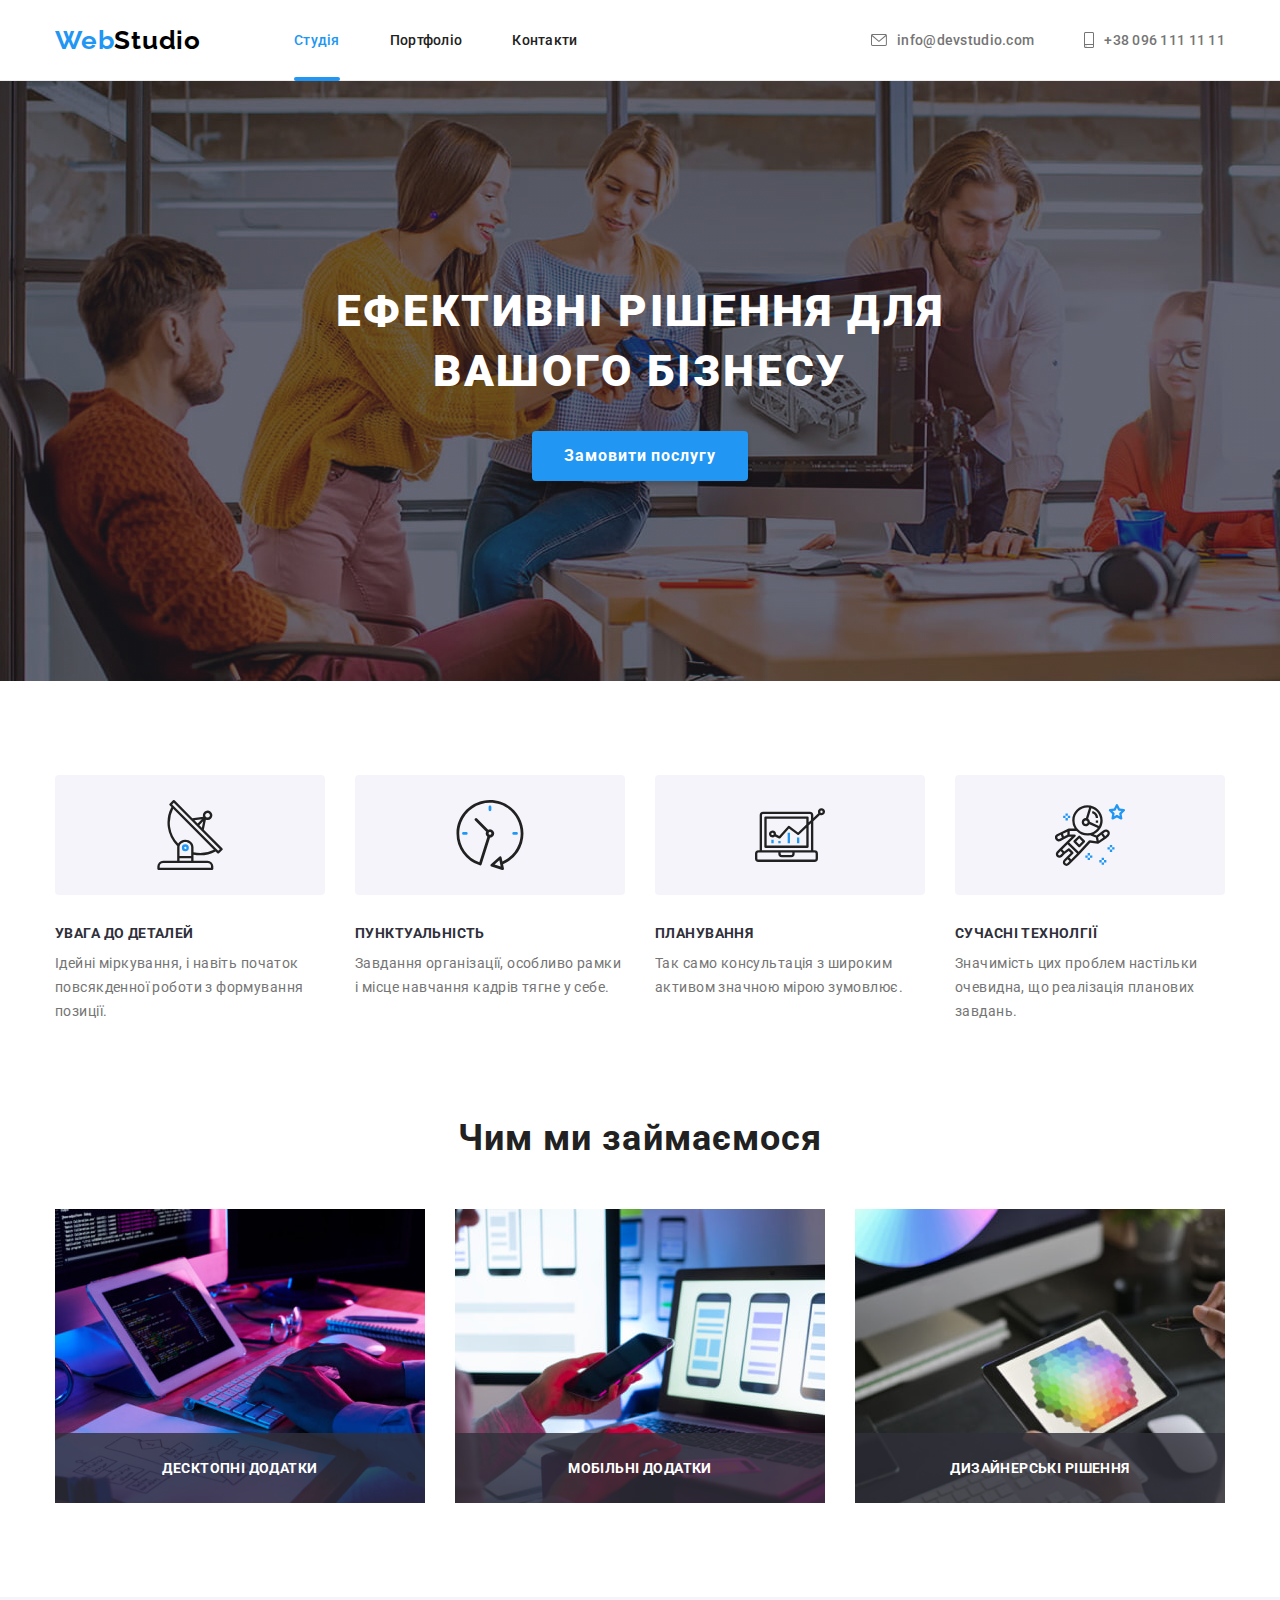
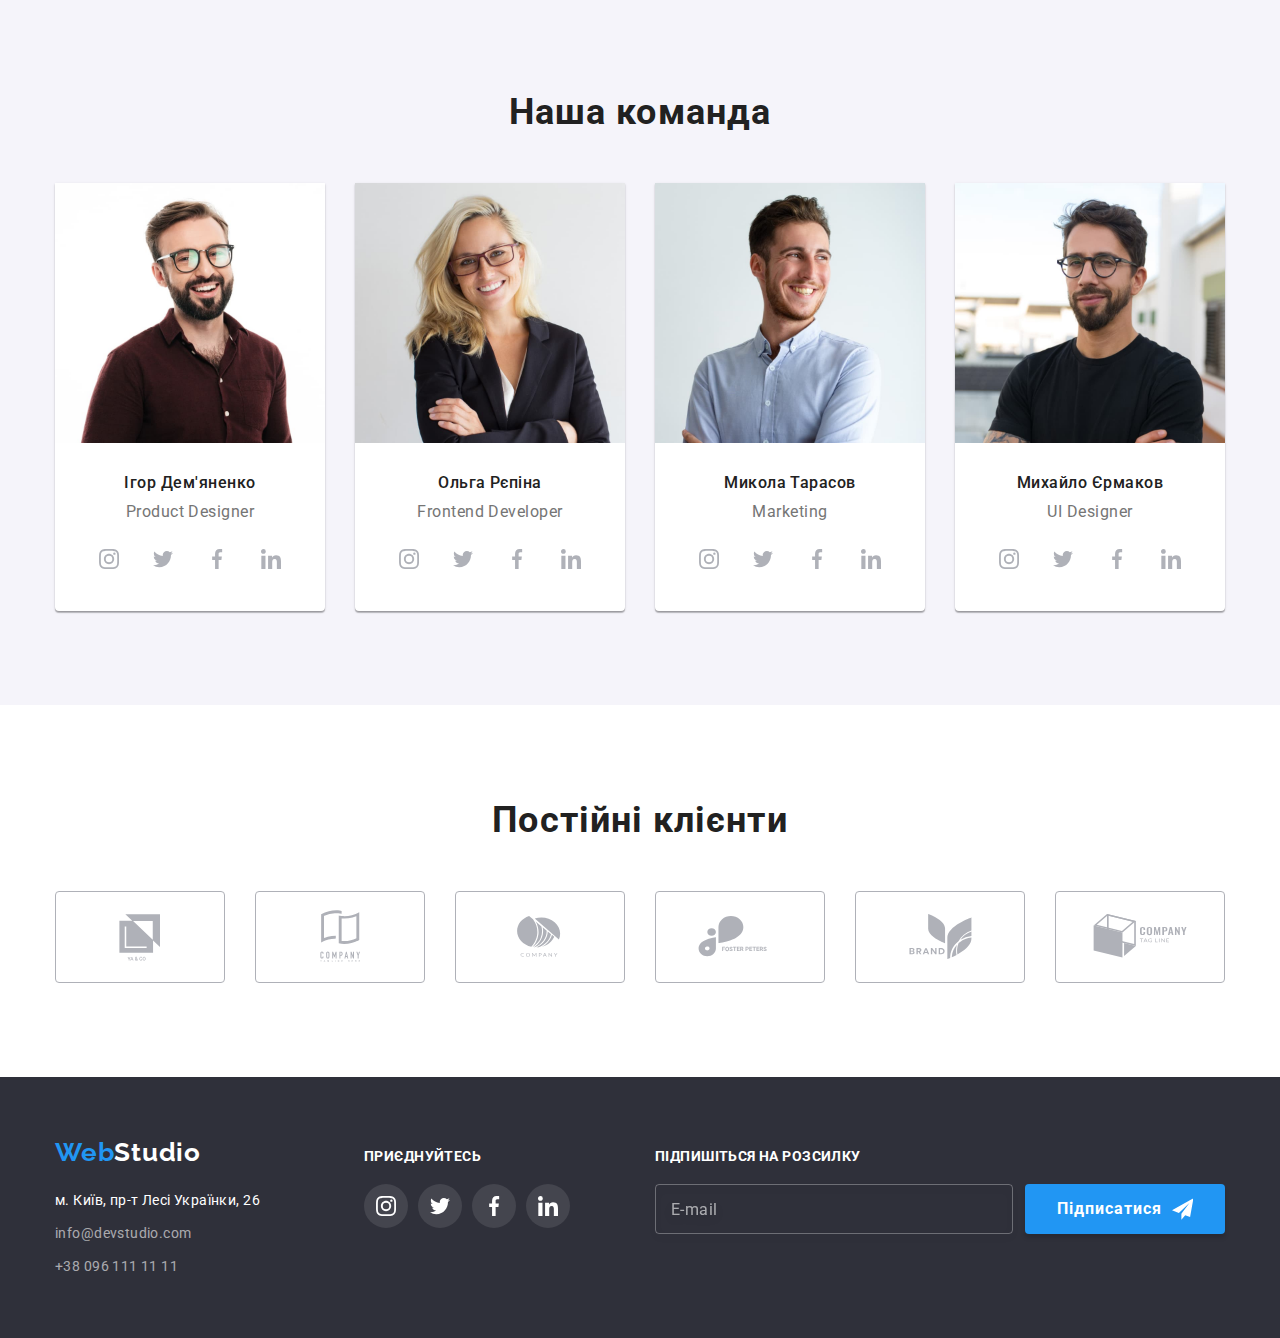
<file: index.html>
<!DOCTYPE html>
<html lang="uk">
  <head>
    <meta charset="UTF-8" />
    <meta http-equiv="X-UA-Compatible" content="IE=edge" />
    <meta name="viewport" content="width=device-width, initial-scale=1.0" />
    <meta name="description" content="Краща Веб студія по створенню сайтів" />
    <!-- Fonts -->
    <link rel="preconnect" href="https://fonts.googleapis.com" />
    <link rel="preconnect" href="https://fonts.gstatic.com" crossorigin />
    <link
      href="https://fonts.googleapis.com/css2?family=Raleway:wght@700&family=Roboto:wght@400;500;700;900&display=swap"
      rel="stylesheet"
    />
    <!-- Normalize css -->
    <link rel="stylesheet" href="./CSS/modern-normalize.css" />
    <!-- Custom css -->
    <link rel="stylesheet" href="./CSS/main.min.css" />
    <!-- Favicon start -->
    <link rel="apple-touch-icon" sizes="152x152" href="./images/favicon/apple-touch-icon.png" />
    <link rel="icon" type="image/png" sizes="32x32" href="./images/favicon/favicon-32x32.png" />
    <link rel="icon" type="image/png" sizes="16x16" href="./images/favicon/favicon-16x16.png" />
    <link rel="manifest" href="./images/favicon/site.webmanifest" />
    <link rel="mask-icon" href="./images/favicon/safari-pinned-tab.svg" color="#5bbad5" />
    <meta name="msapplication-TileColor" content="#da532c" />
    <meta name="theme-color" content="#ffffff" />
    <!-- Favicon end -->
    <title>Веб Студія</title>
  </head>
  <body>
    <!-- Header section -->
    <header class="header">
      <div class="header__container container">
        <nav class="nav">
          <a class="logo" href="./index.html">Web<span class="logo__dark">Studio</span></a>
          <ul class="nav-menu list">
            <li>
              <a class="nav__link nav__link--current link" href="./index.html">Студія</a>
            </li>
            <li>
              <a class="nav__link link" href="./portfolio.html">Портфоліо</a>
            </li>
            <li>
              <a class="nav__link link" href="#">Контакти</a>
            </li>
          </ul>
        </nav>

        <ul class="header-contacts list">
          <li class="header-list">
            <a class="header__link header__link-icon link" href="mailto:info@devstudio.com">
              <svg class="header__icon" width="16" height="12">
                <use href="./images/icons/icons.svg#email"></use>
              </svg>
              info@devstudio.com
            </a>
          </li>
          <li class="auth-list">
            <a class="header__link header__link-icon link" href="tel:+380961111111">
              <svg class="header__icon" width="10" height="16">
                <use href="./images/icons/icons.svg#smartphone"></use>
              </svg>
              +38 096 111 11 11
            </a>
          </li>
        </ul>
      </div>
    </header>
    <main>
      <!-- Hero section -->
      <section class="hero">
        <div class="container">
          <h1 class="hero__title">Ефективні рішення для вашого бізнесу</h1>
          <button class="btn" type="button" data-modal-open>Замовити послугу</button>
        </div>
      </section>
      <!-- Features section -->
      <section class="features">
        <div class="container">
          <h2 class="features__title visually-hidden">Наші переваги</h2>
          <ul class="features__list list">
            <li class="features__item">
              <div class="features__icon features__icon--position">
                <svg class="icon" width="70" height="70">
                  <use href="./images/icons/icons.svg#antenna"></use>
                </svg>
              </div>
              <h3 class="features__subtitle">Увага до деталей</h3>
              <p class="features__text">
                Ідейні міркування, і навіть початок повсякденної роботи з формування позиції.
              </p>
            </li>
            <li class="features__item">
              <div class="features__icon features__icon--position">
                <svg class="icon" width="70" height="70">
                  <use href="./images/icons/icons.svg#clock"></use>
                </svg>
              </div>
              <h3 class="features__subtitle">Пунктуальність</h3>
              <p class="features__text">
                Завдання організації, особливо рамки і місце навчання кадрів тягне у себе.
              </p>
            </li>
            <li class="features__item">
              <div class="features__icon features__icon--position">
                <svg class="icon" width="70" height="70">
                  <use href="./images/icons/icons.svg#diagram"></use>
                </svg>
              </div>
              <h3 class="features__subtitle">Планування</h3>
              <p class="features__text">
                Так само консультація з широким активом значною мірою зумовлює.
              </p>
            </li>
            <li class="features__item">
              <div class="features__icon features__icon--position">
                <svg class="features-icon" width="70" height="70">
                  <use href="./images/icons/icons.svg#astronaut"></use>
                </svg>
              </div>
              <h3 class="features__subtitle">Сучасні технолгії</h3>
              <p class="features__text">
                Значимість цих проблем настільки очевидна, що реалізація планових завдань.
              </p>
            </li>
          </ul>
        </div>
      </section>
      <!-- Services section -->
      <section class="section">
        <div class="container">
          <h2 class="section__title">Чим ми займаємося</h2>
          <ul class="about list">
            <li class="about__item">
              <img src="./images/optim_img/box-1.jpg" alt="Розробка сайтів" width="370" />
              <p class="about__desc">Десктопні додатки</p>
            </li>
            <li class="about__item">
              <img src="./images/optim_img/box-2.jpg" alt="Розробка додатків" width="370" />
              <p class="about__desc">Мобільні додатки</p>
            </li>
            <li class="about__item">
              <img src="./images/optim_img/box-3.jpg" alt="Розробка дизайну" width="370" />
              <p class="about__desc">Дизайнерські рішення</p>
            </li>
          </ul>
        </div>
      </section>
      <!-- Our command section -->
      <section class="command">
        <div class="container">
          <h2 class="section__title">Наша команда</h2>
          <ul class="command__list list">
            <li class="command__item">
              <img
                class="command__photo"
                src="./images/optim_img/img-1.jpg"
                alt="Ігор Дем'яненко Product Designer"
                width="270"
              />
              <div class="command__text-box">
                <h3 class="command__subtitle">Ігор Дем'яненко</h3>
                <p class="command__text" lang="en">Product Designer</p>

                <ul class="social list">
                  <li class="social__items">
                    <a
                      class="social__link"
                      href="https://instagram.com"
                      target="_blank"
                      rel="noopener noreferrer"
                      aria-label="instagram"
                    >
                      <svg class="social__icon" width="20" height="20">
                        <use href="./images/icons/icons.svg#instagram"></use>
                      </svg>
                    </a>
                  </li>
                  <li class="social__items">
                    <a
                      class="social__link"
                      href="https://twitter.com"
                      target="_blank"
                      rel="noopener noreferrer"
                      aria-label="twitter"
                    >
                      <svg class="social__icon" width="20" height="20">
                        <use href="./images/icons/icons.svg#twitter"></use>
                      </svg>
                    </a>
                  </li>
                  <li class="social__items">
                    <a
                      class="social__link"
                      href="https://facebook.com"
                      target="_blank"
                      rel="noopener noreferrer"
                      aria-label="facebook"
                    >
                      <svg class="social__icon" width="20" height="20">
                        <use href="./images/icons/icons.svg#facebook"></use>
                      </svg>
                    </a>
                  </li>
                  <li class="social-items">
                    <a
                      class="social__link"
                      href="https://linkedin.com"
                      target="_blank"
                      rel="noopener noreferrer"
                      aria-label="linkedin"
                    >
                      <svg class="social__icon" width="20" height="20">
                        <use href="./images/icons/icons.svg#linkedin"></use>
                      </svg>
                    </a>
                  </li>
                </ul>
              </div>
            </li>
            <li class="command__item">
              <img
                class="command__photo"
                src="./images/optim_img/img-2.jpg"
                alt="Ольга Рєпіна Frontend Developer"
                width="270"
              />
              <div class="command__text-box">
                <h3 class="command__subtitle">Ольга Рєпіна</h3>
                <p class="command__text" lang="en">Frontend Developer</p>

                <ul class="social list">
                  <li class="social__items">
                    <a
                      class="social__link"
                      href="https://instagram.com"
                      target="_blank"
                      rel="noopener noreferrer"
                      aria-label="instagram"
                    >
                      <svg class="social__icon" width="20" height="20">
                        <use href="./images/icons/icons.svg#instagram"></use>
                      </svg>
                    </a>
                  </li>
                  <li class="social__items">
                    <a
                      class="social__link"
                      href="https://twitter.com"
                      target="_blank"
                      rel="noopener noreferrer"
                      aria-label="twitter"
                    >
                      <svg class="social__icon" width="20" height="20">
                        <use href="./images/icons/icons.svg#twitter"></use>
                      </svg>
                    </a>
                  </li>
                  <li class="social__items">
                    <a
                      class="social__link"
                      href="https://facebook.com"
                      target="_blank"
                      rel="noopener noreferrer"
                      aria-label="facebook"
                    >
                      <svg class="social__icon" width="20" height="20">
                        <use href="./images/icons/icons.svg#facebook"></use>
                      </svg>
                    </a>
                  </li>
                  <li class="social-items">
                    <a
                      class="social__link"
                      href="https://linkedin.com"
                      target="_blank"
                      rel="noopener noreferrer"
                      aria-label="linkedin"
                    >
                      <svg class="social__icon" width="20" height="20">
                        <use href="./images/icons/icons.svg#linkedin"></use>
                      </svg>
                    </a>
                  </li>
                </ul>
              </div>
            </li>
            <li class="command__item">
              <img
                class="command__photo"
                src="./images/optim_img/img-3.jpg"
                alt="Микола Тарасов Marketing"
                width="270"
              />
              <div class="command__text-box">
                <h3 class="command__subtitle">Микола Тарасов</h3>
                <p class="command__text" lang="en">Marketing</p>
                <ul class="social list">
                  <li class="social__items">
                    <a
                      class="social__link"
                      href="https://instagram.com"
                      target="_blank"
                      rel="noopener noreferrer"
                      aria-label="instagram"
                    >
                      <svg class="social__icon" width="20" height="20">
                        <use href="./images/icons/icons.svg#instagram"></use>
                      </svg>
                    </a>
                  </li>
                  <li class="social__items">
                    <a
                      class="social__link"
                      href="https://twitter.com"
                      target="_blank"
                      rel="noopener noreferrer"
                      aria-label="twitter"
                    >
                      <svg class="social__icon" width="20" height="20">
                        <use href="./images/icons/icons.svg#twitter"></use>
                      </svg>
                    </a>
                  </li>
                  <li class="social__items">
                    <a
                      class="social__link"
                      href="https://facebook.com"
                      target="_blank"
                      rel="noopener noreferrer"
                      aria-label="facebook"
                    >
                      <svg class="social__icon" width="20" height="20">
                        <use href="./images/icons/icons.svg#facebook"></use>
                      </svg>
                    </a>
                  </li>
                  <li class="social-items">
                    <a
                      class="social__link"
                      href="https://linkedin.com"
                      target="_blank"
                      rel="noopener noreferrer"
                      aria-label="linkedin"
                    >
                      <svg class="social__icon" width="20" height="20">
                        <use href="./images/icons/icons.svg#linkedin"></use>
                      </svg>
                    </a>
                  </li>
                </ul>
              </div>
            </li>
            <li class="command__item">
              <img
                class="command__photo"
                src="./images/optim_img/img-4.jpg"
                alt="Михайло Єрмаков UI Designer"
                width="270"
              />
              <div class="command__text-box">
                <h3 class="command__subtitle">Михайло Єрмаков</h3>
                <p class="command__text" lang="en">UI Designer</p>
                <ul class="social list">
                  <li class="social__items">
                    <a
                      class="social__link"
                      href="https://instagram.com"
                      target="_blank"
                      rel="noopener noreferrer"
                      aria-label="instagram"
                    >
                      <svg class="social__icon" width="20" height="20">
                        <use href="./images/icons/icons.svg#instagram"></use>
                      </svg>
                    </a>
                  </li>
                  <li class="social__items">
                    <a
                      class="social__link"
                      href="https://twitter.com"
                      target="_blank"
                      rel="noopener noreferrer"
                      aria-label="twitter"
                    >
                      <svg class="social__icon" width="20" height="20">
                        <use href="./images/icons/icons.svg#twitter"></use>
                      </svg>
                    </a>
                  </li>
                  <li class="social__items">
                    <a
                      class="social__link"
                      href="https://facebook.com"
                      target="_blank"
                      rel="noopener noreferrer"
                      aria-label="facebook"
                    >
                      <svg class="social__icon" width="20" height="20">
                        <use href="./images/icons/icons.svg#facebook"></use>
                      </svg>
                    </a>
                  </li>
                  <li class="social-items">
                    <a
                      class="social__link"
                      href="https://linkedin.com"
                      target="_blank"
                      rel="noopener noreferrer"
                      aria-label="linkedin"
                    >
                      <svg class="social__icon" width="20" height="20">
                        <use href="./images/icons/icons.svg#linkedin"></use>
                      </svg>
                    </a>
                  </li>
                </ul>
              </div>
            </li>
          </ul>
        </div>
      </section>
      <!-- Our clients -->
      <section class="section">
        <div class="container">
          <h2 class="section__title">Постійні клієнти</h2>
          <ul class="clients list">
            <li class="clients__items">
              <a class="clients__link" href="#">
                <svg class="clients__icon" width="170" height="92">
                  <use href="./images/icons/icons.svg#Client1"></use>
                </svg>
              </a>
            </li>
            <li class="clients__items">
              <a class="clients__link" href="#">
                <svg class="clients__icon" width="170" height="92">
                  <use href="./images/icons/icons.svg#Client2"></use>
                </svg>
              </a>
            </li>
            <li class="clients__items">
              <a class="clients__link" href="#">
                <svg class="clients__icon" width="170" height="92">
                  <use href="./images/icons/icons.svg#Client3"></use>
                </svg>
              </a>
            </li>
            <li class="clients__items">
              <a class="clients__link" href="#">
                <svg class="clients__icon" width="170" height="92">
                  <use href="./images/icons/icons.svg#Client4"></use>
                </svg>
              </a>
            </li>
            <li class="clients__items">
              <a class="clients__link" href="#">
                <svg class="clients__icon" width="170" height="92">
                  <use href="./images/icons/icons.svg#Client5"></use>
                </svg>
              </a>
            </li>
            <li class="clients__items">
              <a class="clients__link" href="#">
                <svg class="clients__icon" width="170" height="92">
                  <use href="./images/icons/icons.svg#Client6"></use>
                </svg>
              </a>
            </li>
          </ul>
        </div>
      </section>
    </main>
    <!-- Footer section -->
    <footer class="footer">
      <div class="footer__container container">
        <!-- Contacts -->
        <div class="footer__nav">
          <a class="logo logo__end" href="./index.html"
            >Web<span class="logo__light">Studio</span></a
          >
          <address class="addr">
            <ul class="addr_list list">
              <li class="addr_item">
                <a
                  class="addr-link addr__link--light-theme link"
                  href="https://goo.gl/maps/suJbWfzHYKnnb4QdA"
                  target="_blank"
                  rel="noreferrer noopener"
                  >м. Київ, пр-т Лесі Українки, 26</a
                >
              </li>
              <li class="addr_item">
                <a class="addr-link link" href="mailto:info@devstudio.com">info@devstudio.com</a>
              </li>
              <li class="addr_item">
                <a class="addr-link link" href="tel:+380961111111">+38 096 111 11 11</a>
              </li>
            </ul>
          </address>
        </div>

        <div class="footer__social-block">
          <p class="footer__title">приєднуйтесь</p>
          <ul class="social list">
            <li class="social__items">
              <a
                class="social__link social__link--theme-light"
                href="https://instagram.com"
                target="_blank"
                rel="noopener noreferrer"
                aria-label="instagram"
              >
                <svg class="social__icon social__icon--theme-light" width="20" height="20">
                  <use href="./images/icons/icons.svg#instagram"></use>
                </svg>
              </a>
            </li>
            <li class="social__items">
              <a
                class="social__link social__link--theme-light"
                href="https://twitter.com"
                target="_blank"
                rel="noopener noreferrer"
                aria-label="twitter"
              >
                <svg class="social__icon social__icon--theme-light" width="20" height="20">
                  <use href="./images/icons/icons.svg#twitter"></use>
                </svg>
              </a>
            </li>
            <li class="social__items">
              <a
                class="social__link social__link--theme-light"
                href="https://facebook.com"
                target="_blank"
                rel="noopener noreferrer"
                aria-label="facebook"
              >
                <svg class="social__icon social__icon--theme-light" width="20" height="20">
                  <use href="./images/icons/icons.svg#facebook"></use>
                </svg>
              </a>
            </li>
            <li class="social__items">
              <a
                class="social__link social__link--theme-light"
                href="https://linkedin.com"
                target="_blank"
                rel="noopener noreferrer"
                aria-label="linkedin"
              >
                <svg class="social__icon social__icon--theme-light" width="20" height="20">
                  <use href="./images/icons/icons.svg#linkedin"></use>
                </svg>
              </a>
            </li>
          </ul>
        </div>
        <!-- Subscribe form footer -->
        <div class="footer-form">
          <p class="footer__title">Підпишіться на розсилку</p>
          <form class="subscribe">
            <label>
              <input
                class="subscribe__input"
                type="email"
                name="email-form-footer"
                placeholder="E-mail"
                required
                minlength="4"
              />
            </label>
            <button type="submit" class="btn btn--form">
              Підписатися
              <svg class="subscribe__icon" width="24" height="24">
                <use href="./images/icons/icons.svg#icon-button-footer"></use>
              </svg>
            </button>
          </form>
        </div>
      </div>
    </footer>

    <!-- Modal wondow -->
    <div class="backdrop is-hidden" data-modal>
      <div class="modal">
        <button class="modal__btn" type="button" data-modal-close>
          <svg class="modal__icon" width="18" height="18">
            <use href="./images/icons/icons.svg#close-button-modal"></use>
          </svg>
        </button>

        <form class="register-form">
          <strong class="register-form__title">Залиште свої дані, ми вам передзвонимо</strong>
          <div class="register-form__group" role="group">
            <label class="register-form__label" for="user-name">
              <span class="register-form__item">Ім'я</span>
              <input
                class="register-form__input"
                type="text"
                name="register-form-name"
                id="user-name"
                required
                minlength="2"
                placeholder="&nbsp;"
              />
              <svg class="register-form__icon" width="18" height="18">
                <use href="./images/icons/icons.svg#person-reg-form-icon"></use>
              </svg>
            </label>

            <label class="register-form__label" for="user-phone">
              <span class="register-form__item">Телефон</span>
              <input
                class="register-form__input"
                type="phone"
                name="register-form-tel"
                id="user-phone"
                required
                minlength="4"
                placeholder="&nbsp;"
              />
              <svg class="register-form__icon" width="18" height="18">
                <use href="./images/icons/icons.svg#phone-reg-form-icon"></use>
              </svg>
            </label>

            <label class="register-form__label" for="user-email">
              <span class="register-form__item">Пошта</span>
              <input
                class="register-form__input"
                type="email"
                name="register-form-email"
                id="user-email"
                required
                minlength="12"
                placeholder="&nbsp;"
              />
              <svg class="register-form__icon" width="18" height="18">
                <use href="./images/icons/icons.svg#email-reg-form-icon"></use>
              </svg>
            </label>

            <label class="register-form__textarea">
              <span class="register-form__item">Коментар</span>
              <textarea
                class="register-form__text"
                name="register-form-text-user"
                rows="5"
                placeholder="Введіть текст"
              ></textarea>
            </label>
          </div>

          <label class="register-form__check" for="checkbox">
            <input
              class="register-form__checkbox visually-hidden"
              type="checkbox"
              name="register-form-checkbox"
              id="checkbox"
            />
            <svg class="register-form__icon-checkbox" width="16" height="15">
              <use
                class="register-form__icon-checked"
                href="./images/icons/icons.svg#checkbox-on-icon"
              ></use>
              <use
                class="register-form__icon-unchecked"
                href="./images/icons/icons.svg#checkbox-border-icon"
              ></use>
            </svg>

            <span class="register-form__checktext">
              Погоджуюся з розсилкою та приймаю
              <a class="register-form__link" href="#" target="_blank">Умови договору</a>
            </span>
          </label>

          <button class="btn btn--form" type="submit">Відправити</button>
        </form>
      </div>
    </div>

    <!-- Scripts -->
    <script src="./js/modal.js"></script>
  </body>
</html>
</file>
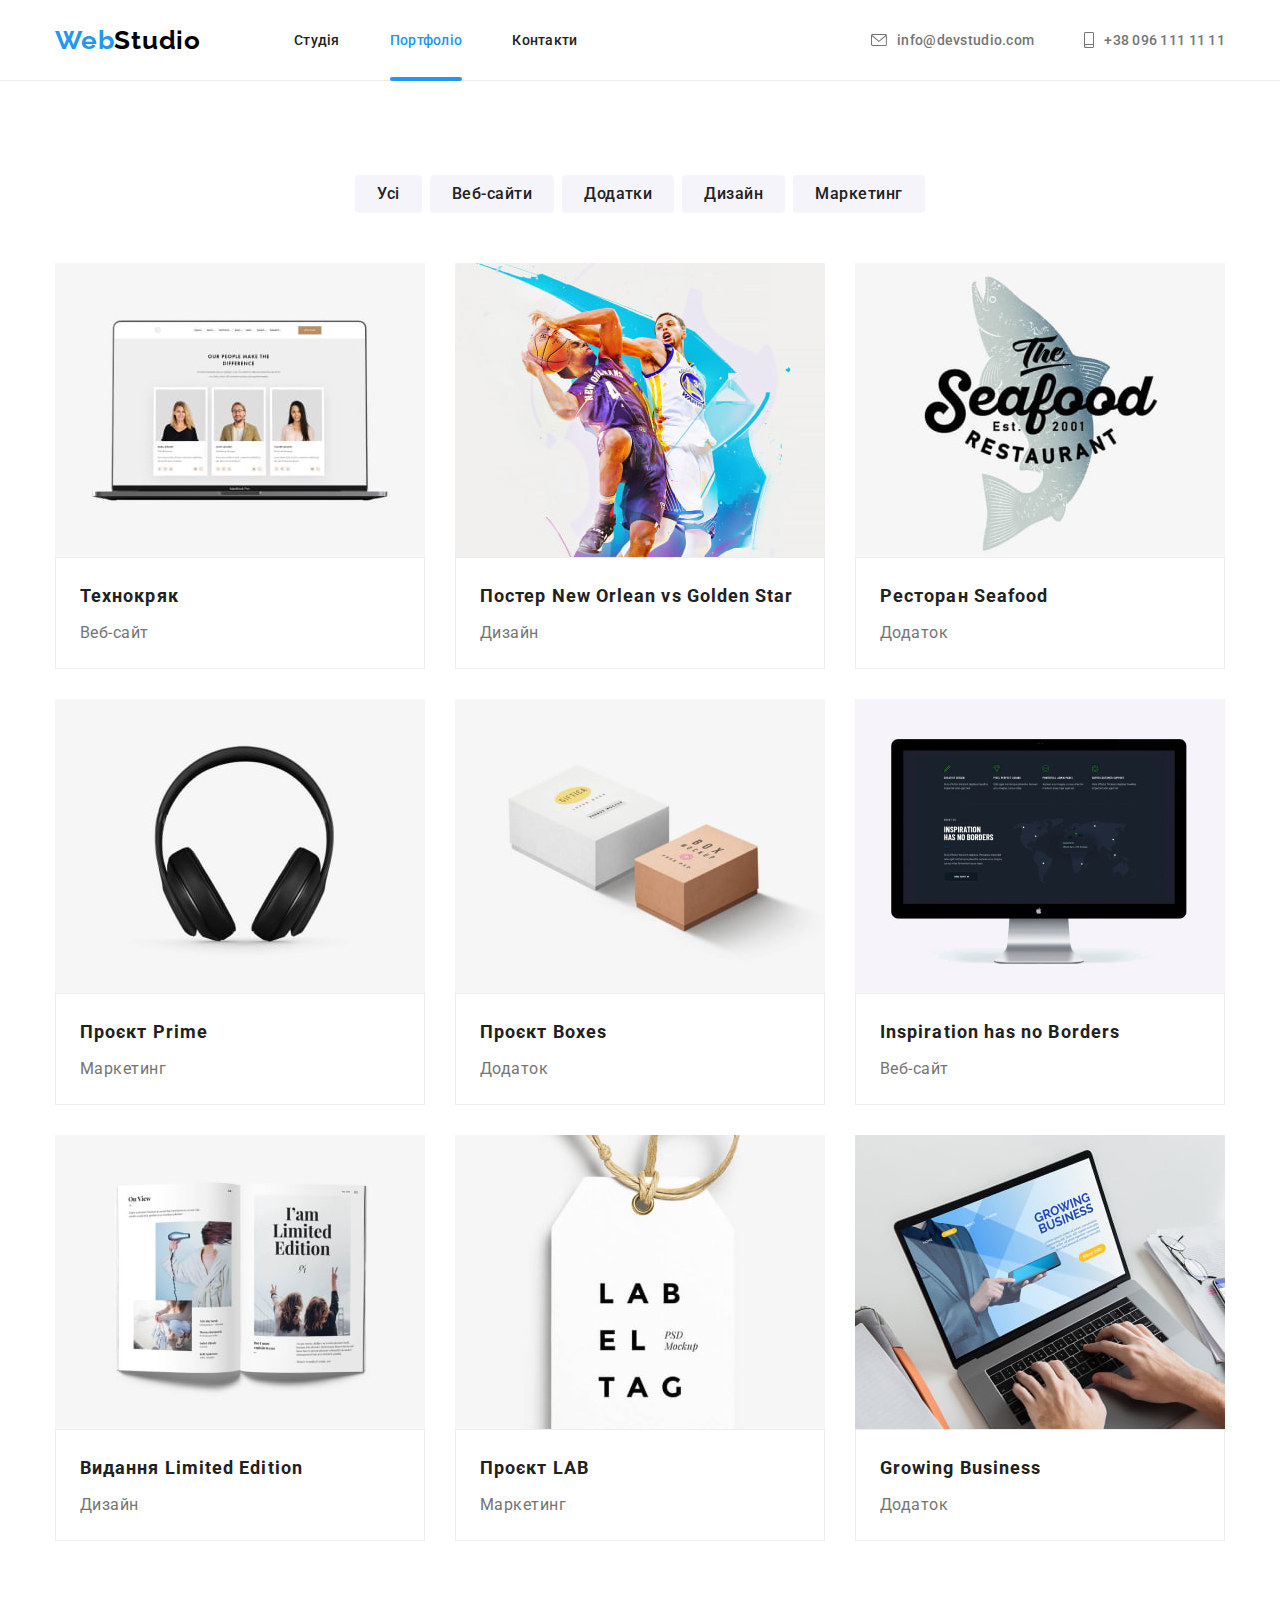
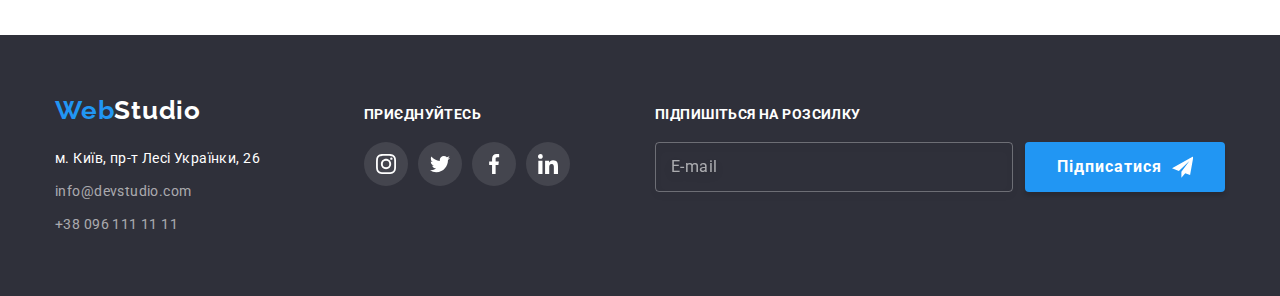
<file: portfolio.html>
<!DOCTYPE html>
<html lang="uk">
  <head>
    <meta charset="UTF-8" />
    <meta http-equiv="X-UA-Compatible" content="IE=edge" />
    <meta name="viewport" content="width=device-width, initial-scale=1.0" />
    <meta name="description" content="Портфоліо робіт кращої Веб студії по створенню сайтів" />
    <!-- Fonts -->
    <link rel="preconnect" href="https://fonts.googleapis.com" />
    <link rel="preconnect" href="https://fonts.gstatic.com" crossorigin />
    <link
      href="https://fonts.googleapis.com/css2?family=Raleway:wght@700&family=Roboto:wght@400;500;700;900&display=swap"
      rel="stylesheet"
    />
    <!-- Normalize css -->
    <link rel="stylesheet" href="./CSS/modern-normalize.css" />
    <!-- Custom css -->
    <link rel="stylesheet" href="./CSS/main.min.css" />
    <!-- Favicon start -->
    <link rel="apple-touch-icon" sizes="152x152" href="./images/favicon/apple-touch-icon.png" />
    <link rel="icon" type="image/png" sizes="32x32" href="./images/favicon/favicon-32x32.png" />
    <link rel="icon" type="image/png" sizes="16x16" href="./images/favicon/favicon-16x16.png" />
    <link rel="manifest" href="./images/favicon/site.webmanifest" />
    <link rel="mask-icon" href="./images/favicon/safari-pinned-tab.svg" color="#5bbad5" />
    <meta name="msapplication-TileColor" content="#da532c" />
    <meta name="theme-color" content="#ffffff" />
    <!-- Favicon end -->
    <title>Портфоліо</title>
  </head>
  <body>
    <!-- Header section -->
    <header class="header">
      <div class="header__container container">
        <nav class="nav">
          <a class="logo" href="./index.html">Web<span class="logo__dark">Studio</span></a>
          <ul class="nav-menu list">
            <li>
              <a class="nav__link link" href="./index.html">Студія</a>
            </li>
            <li>
              <a class="nav__link nav__link--current link" href="./portfolio.html">Портфоліо</a>
            </li>
            <li>
              <a class="nav__link link" href="#">Контакти</a>
            </li>
          </ul>
        </nav>

        <ul class="header-contacts list">
          <li class="header-list">
            <a class="header__link header__link-icon link" href="mailto:info@devstudio.com">
              <svg class="header__icon" width="16" height="12">
                <use href="./images/icons/icons.svg#email"></use>
              </svg>
              info@devstudio.com
            </a>
          </li>
          <li class="auth-list">
            <a class="header__link header__link-icon link" href="tel:+380961111111">
              <svg class="header__icon" width="10" height="16">
                <use href="./images/icons/icons.svg#smartphone"></use>
              </svg>
              +38 096 111 11 11
            </a>
          </li>
        </ul>
      </div>
    </header>
    <main>
      <section class="projects">
        <div class="container">
          <!-- Project button filter -->
          <h1 class="projects__title visually-hidden">Наші проекти</h1>
          <ul class="projects__list list">
            <li class="project__item">
              <button class="btn-two" type="button">Усі</button>
            </li>
            <li class="project__item">
              <button class="btn-two" type="button">Веб-сайти</button>
            </li>
            <li class="project__item">
              <button class="btn-two" type="button">Додатки</button>
            </li>
            <li class="project__item">
              <button class="btn-two" type="button">Дизайн</button>
            </li>
            <li class="project__item">
              <button class="btn-two" type="button">Маркетинг</button>
            </li>
          </ul>
          <!-- Portfolio cards -->
          <ul class="portfolio card-set list">
            <li class="portfolio__list card-set-items">
              <a class="portfolio__item" href="#">
                <div class="portfolio__content">
                  <img
                    src="./images/optim_img/project-1.jpg"
                    alt="Веб-сайт Технокряк, зораження головної сторінки"
                    width="370"
                  />
                  <div class="portfolio__overlay">
                    <p class="portfolio__desc">
                      Ресурс пропонує комплексні пропозиції з різним рівнем функціоналу та сервісів.
                      Все це дозволить відвідувачу отримати вичерпні відомості про компанію чи
                      приватну особу.
                    </p>
                  </div>
                </div>
                <div class="portfolio__text-box">
                  <h2 class="portfolio__title">Технокряк</h2>
                  <p class="portfolio__text">Веб-сайт</p>
                </div>
              </a>
            </li>
            <li class="portfolio__list card-set-items">
              <a class="portfolio__item" href="#">
                <div class="portfolio__content">
                  <img
                    src="./images/optim_img/project-2.jpg"
                    alt="Постер з гравцями в баскетбол"
                    width="370"
                  />
                  <div class="portfolio__overlay">
                    <p class="portfolio__desc">
                      Lorem ipsum dolor sit amet, consectetur adipisicing elit. Ad voluptatem soluta
                      fuga laborum magni, voluptas, sit officia aliquid tenetur tempora cupiditate
                      distinctio corporis nesciunt dolorum ab nam reiciendis corrupti neque!
                    </p>
                  </div>
                </div>
                <div class="portfolio__text-box">
                  <h2 class="portfolio__title">Постер New Orlean vs Golden Star</h2>
                  <p class="portfolio__text">Дизайн</p>
                </div>
              </a>
            </li>
            <li class="portfolio__list card-set-items">
              <a class="portfolio__item" href="#">
                <div class="portfolio__content">
                  <img src="./images/optim_img/project-3.jpg" alt="Логотип додатку" width="370" />
                  <div class="portfolio__overlay">
                    <p class="portfolio__desc">
                      Lorem ipsum dolor sit amet, consectetur adipisicing elit. Ad voluptatem soluta
                      fuga laborum magni, voluptas, sit officia aliquid tenetur tempora cupiditate
                      distinctio corporis nesciunt dolorum ab nam reiciendis corrupti neque!
                    </p>
                  </div>
                </div>
                <div class="portfolio__text-box">
                  <h2 class="portfolio__title">Ресторан Seafood</h2>
                  <p class="portfolio__text">Додаток</p>
                </div>
              </a>
            </li>
            <li class="portfolio__list card-set-items">
              <a class="portfolio__item" href="#">
                <div class="portfolio__content">
                  <img
                    src="./images/optim_img/project-4.jpg"
                    alt="Бездротові навушники"
                    width="370"
                  />
                  <div class="portfolio__overlay">
                    <p class="portfolio__desc">
                      Lorem ipsum dolor sit amet, consectetur adipisicing elit. Ad voluptatem soluta
                      fuga laborum magni, voluptas, sit officia aliquid tenetur tempora cupiditate
                      distinctio corporis nesciunt dolorum ab nam reiciendis corrupti neque!
                    </p>
                  </div>
                </div>
                <div class="portfolio__text-box">
                  <h2 class="portfolio__title">Проєкт Prime</h2>
                  <p class="portfolio__text">Маркетинг</p>
                </div>
              </a>
            </li>
            <li class="portfolio__list card-set-items">
              <a class="portfolio__item" href="#">
                <div class="portfolio__content">
                  <img
                    src="./images/optim_img/project-5.jpg"
                    alt="Дві коробки, біла та коричнева"
                    width="370"
                  />
                  <div class="portfolio__overlay">
                    <p class="portfolio__desc">
                      Lorem ipsum dolor sit amet, consectetur adipisicing elit. Ad voluptatem soluta
                      fuga laborum magni, voluptas, sit officia aliquid tenetur tempora cupiditate
                      distinctio corporis nesciunt dolorum ab nam reiciendis corrupti neque!
                    </p>
                  </div>
                </div>
                <div class="portfolio__text-box">
                  <h2 class="portfolio__title">Проєкт Boxes</h2>
                  <p class="portfolio__text">Додаток</p>
                </div>
              </a>
            </li>
            <li class="portfolio__list card-set-items">
              <a class="portfolio__item" href="#">
                <div class="portfolio__content">
                  <img
                    src="./images/optim_img/project-6.jpg"
                    alt="Головна сторінка сайту з мапою миру"
                    width="370"
                  />
                  <div class="portfolio__overlay">
                    <p class="portfolio__desc">
                      Lorem ipsum dolor sit amet, consectetur adipisicing elit. Ad voluptatem soluta
                      fuga laborum magni, voluptas, sit officia aliquid tenetur tempora cupiditate
                      distinctio corporis nesciunt dolorum ab nam reiciendis corrupti neque!
                    </p>
                  </div>
                </div>
                <div class="portfolio__text-box">
                  <h2 class="portfolio__title">Inspiration has no Borders</h2>
                  <p class="portfolio__text">Веб-сайт</p>
                </div>
              </a>
            </li>
            <li class="portfolio__list card-set-items">
              <a class="portfolio__item" href="#">
                <div class="portfolio__content">
                  <img src="./images/optim_img/project-7.jpg" alt="Сторінки журналу" width="370" />
                  <div class="portfolio__overlay">
                    <p class="portfolio__desc">
                      Lorem ipsum dolor sit amet, consectetur adipisicing elit. Ad voluptatem soluta
                      fuga laborum magni, voluptas, sit officia aliquid tenetur tempora cupiditate
                      distinctio corporis nesciunt dolorum ab nam reiciendis corrupti neque!
                    </p>
                  </div>
                </div>
                <div class="portfolio__text-box">
                  <h2 class="portfolio__title">Видання Limited Edition</h2>
                  <p class="portfolio__text">Дизайн</p>
                </div>
              </a>
            </li>
            <li class="portfolio__list card-set-items">
              <a class="portfolio__item" href="#">
                <div class="portfolio__content">
                  <img src="./images/optim_img/project-8.jpg" alt="Абревіатура LAB" width="370" />
                  <div class="portfolio__overlay">
                    <p class="portfolio__desc">
                      Lorem ipsum dolor sit amet, consectetur adipisicing elit. Ad voluptatem soluta
                      fuga laborum magni, voluptas, sit officia aliquid tenetur tempora cupiditate
                      distinctio corporis nesciunt dolorum ab nam reiciendis corrupti neque!
                    </p>
                  </div>
                </div>
                <div class="portfolio__text-box">
                  <h2 class="portfolio__title">Проєкт LAB</h2>
                  <p class="portfolio__text">Маркетинг</p>
                </div>
              </a>
            </li>
            <li class="portfolio__list card-set-items">
              <a class="portfolio__item" href="#">
                <div class="portfolio__content">
                  <img
                    src="./images/optim_img/project-9.jpg"
                    alt="Ноутбук з додатком"
                    width="370"
                  />
                  <div class="portfolio__overlay">
                    <p class="portfolio__desc">
                      Lorem ipsum dolor sit amet, consectetur adipisicing elit. Ad voluptatem soluta
                      fuga laborum magni, voluptas, sit officia aliquid tenetur tempora cupiditate
                      distinctio corporis nesciunt dolorum ab nam reiciendis corrupti neque!
                    </p>
                  </div>
                </div>
                <div class="portfolio__text-box">
                  <h2 class="portfolio__title">Growing Business</h2>
                  <p class="portfolio__text">Додаток</p>
                </div>
              </a>
            </li>
          </ul>
        </div>
      </section>
    </main>

    <!-- Footer section -->
    <footer class="footer">
      <div class="footer__container container">
        <!-- Contacts -->
        <div class="footer__nav">
          <a class="logo logo__end" href="./index.html"
            >Web<span class="logo__light">Studio</span></a
          >
          <address class="addr">
            <ul class="addr_list list">
              <li class="addr_item">
                <a
                  class="addr-link addr__link--light-theme link"
                  href="https://goo.gl/maps/suJbWfzHYKnnb4QdA"
                  target="_blank"
                  rel="noreferrer noopener"
                  >м. Київ, пр-т Лесі Українки, 26</a
                >
              </li>
              <li class="addr_item">
                <a class="addr-link link" href="mailto:info@devstudio.com">info@devstudio.com</a>
              </li>
              <li class="addr_item">
                <a class="addr-link link" href="tel:+380961111111">+38 096 111 11 11</a>
              </li>
            </ul>
          </address>
        </div>

        <div class="footer__social-block">
          <p class="footer__title">приєднуйтесь</p>
          <ul class="social list">
            <li class="social__items">
              <a
                class="social__link social__link--theme-light"
                href="https://instagram.com"
                target="_blank"
                rel="noopener noreferrer"
                aria-label="instagram"
              >
                <svg class="social__icon social__icon--theme-light" width="20" height="20">
                  <use href="./images/icons/icons.svg#instagram"></use>
                </svg>
              </a>
            </li>
            <li class="social__items">
              <a
                class="social__link social__link--theme-light"
                href="https://twitter.com"
                target="_blank"
                rel="noopener noreferrer"
                aria-label="twitter"
              >
                <svg class="social__icon social__icon--theme-light" width="20" height="20">
                  <use href="./images/icons/icons.svg#twitter"></use>
                </svg>
              </a>
            </li>
            <li class="social__items">
              <a
                class="social__link social__link--theme-light"
                href="https://facebook.com"
                target="_blank"
                rel="noopener noreferrer"
                aria-label="facebook"
              >
                <svg class="social__icon social__icon--theme-light" width="20" height="20">
                  <use href="./images/icons/icons.svg#facebook"></use>
                </svg>
              </a>
            </li>
            <li class="social__items">
              <a
                class="social__link social__link--theme-light"
                href="https://linkedin.com"
                target="_blank"
                rel="noopener noreferrer"
                aria-label="linkedin"
              >
                <svg class="social__icon social__icon--theme-light" width="20" height="20">
                  <use href="./images/icons/icons.svg#linkedin"></use>
                </svg>
              </a>
            </li>
          </ul>
        </div>
        <!-- Subscribe form footer -->
        <div class="footer-form">
          <p class="footer__title">Підпишіться на розсилку</p>
          <form class="subscribe">
            <label>
              <input
                class="subscribe__input"
                type="email"
                name="email-form-footer"
                placeholder="E-mail"
                required
                minlength="4"
              />
            </label>
            <button type="submit" class="btn btn--form">
              Підписатися
              <svg class="subscribe__icon" width="24" height="24">
                <use href="./images/icons/icons.svg#icon-button-footer"></use>
              </svg>
            </button>
          </form>
        </div>
      </div>
    </footer>
  </body>
</html>
</file>
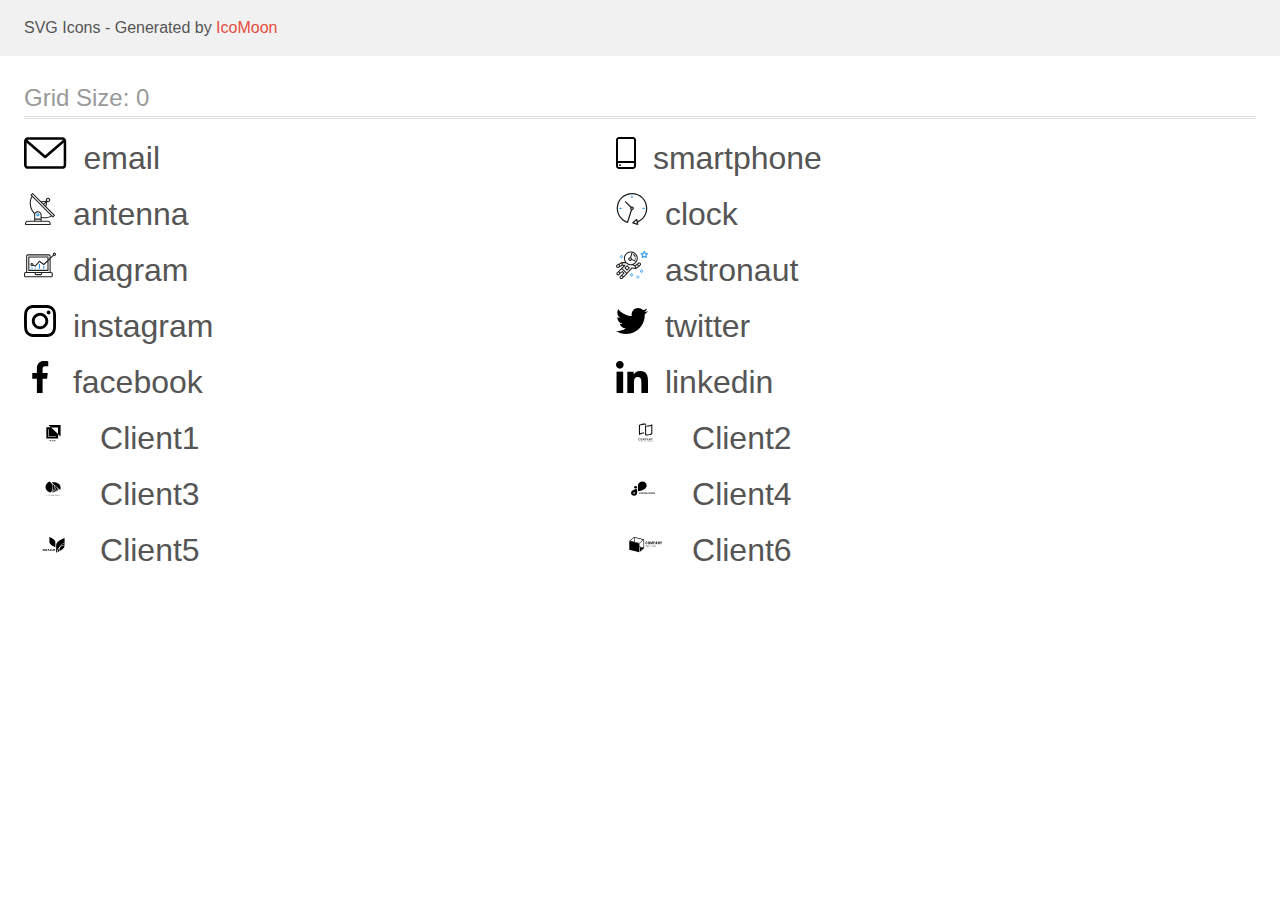
<file: images/icons/icomoon/demo.html>
<!doctype html>
<html>
<head>
    <title>IcoMoon - SVG Icons</title>
    <meta charset="utf-8">
    <meta name="viewport" content="width=device-width, initial-scale=1">
    <link rel="stylesheet" href="demo-files/demo.css">
    <link rel="stylesheet" href="style.css">
</head>
<body>
<svg aria-hidden="true" style="position: absolute; width: 0; height: 0; overflow: hidden;" version="1.1" xmlns="http://www.w3.org/2000/svg" xmlns:xlink="http://www.w3.org/1999/xlink">
<defs>
<symbol id="email" viewBox="0 0 43 32">
<path d="M38.667 0h-34.667c-2.206 0-4 1.794-4 4v24c0 2.206 1.794 4 4 4h34.667c2.206 0 4-1.794 4-4v-24c0-2.206-1.794-4-4-4zM38.667 2.667c0.181 0 0.353 0.038 0.511 0.103l-17.844 15.466-17.844-15.466c0.158-0.066 0.33-0.103 0.511-0.103h34.667zM38.667 29.333h-34.667c-0.736 0-1.333-0.598-1.333-1.333v-22.413l17.793 15.421c0.251 0.217 0.563 0.326 0.874 0.326s0.622-0.108 0.874-0.326l17.793-15.421v22.413c0 0.736-0.598 1.333-1.333 1.333z"></path>
</symbol>
<symbol id="smartphone" viewBox="0 0 20 32">
<path d="M17 0h-14c-1.654 0-3 1.346-3 3v26c0 1.654 1.346 3 3 3h14c1.654 0 3-1.346 3-3v-26c0-1.654-1.346-3-3-3zM3 2h14c0.552 0 1 0.448 1 1v21h-16v-21c0-0.552 0.448-1 1-1zM17 30h-14c-0.552 0-1-0.448-1-1v-3h16v3c0 0.552-0.448 1-1 1z"></path>
<path d="M4.707 27.478c0.391 0.365 0.391 0.956 0 1.321s-1.024 0.365-1.414 0c-0.391-0.365-0.391-0.956 0-1.321s1.024-0.365 1.414 0z"></path>
</symbol>
<symbol id="antenna" viewBox="0 0 32 32">
<path fill="#212121" style="fill: var(--color1, #212121)" d="M30.773 22.098l-8.443-8.505 0.937-4.615c0.242 0.094 0.499 0.144 0.758 0.146h0.006c1.192 0.014 2.17-0.941 2.184-2.133s-0.941-2.17-2.133-2.184c-1.192-0.014-2.17 0.941-2.184 2.133-0.003 0.255 0.039 0.509 0.125 0.749l-4.96 0.605-8.091-8.133c-0.099-0.101-0.235-0.159-0.377-0.16-0.14 0.001-0.274 0.056-0.373 0.155l-1.513 1.504c-0.208 0.208-0.208 0.546 0 0.754l0.814 0.826c-3.153 5.798-2.129 12.978 2.519 17.663 0.043 0.041 0.092 0.074 0.146 0.098-0.034 0.18-0.051 0.364-0.052 0.547v6.187h-6.4c-1.472 0.002-2.665 1.195-2.667 2.667v1.067c0 0.295 0.239 0.533 0.533 0.533h24.533c0.295 0 0.533-0.239 0.533-0.533v-1.067c-0.002-1.472-1.195-2.665-2.667-2.667h-6.4v-2.742c1.003 0.21 2.024 0.317 3.049 0.32 2.458-0.003 4.877-0.615 7.040-1.783l0.818 0.823c0.099 0.101 0.235 0.159 0.377 0.16 0.14-0.001 0.274-0.056 0.373-0.155l1.513-1.504c0.208-0.208 0.208-0.546 0-0.754zM23.28 6.233c0.418-0.415 1.093-0.414 1.508 0.004s0.414 1.093-0.004 1.508c-0.2 0.199-0.47 0.31-0.752 0.31h-0.003c-0.589-0.003-1.064-0.483-1.061-1.072 0.002-0.282 0.115-0.552 0.314-0.751h-0.002zM22.024 9.738l-0.598 2.946-1.175-1.182 1.774-1.763zM21.419 8.836l-1.92 1.909-1.485-1.493 3.405-0.415zM24.004 28.8c0.884 0 1.6 0.716 1.6 1.6v0.533h-23.467v-0.533c0-0.884 0.716-1.6 1.6-1.6h20.267zM16.537 26.667v1.067h-5.333v-1.067h5.333zM11.204 25.6v-4.053c0-1.294 1.196-2.347 2.667-2.347s2.667 1.053 2.667 2.347v4.053h-5.333zM17.604 23.904v-2.357c0-1.882-1.675-3.413-3.733-3.413-1.331-0.020-2.576 0.657-3.281 1.786-4.058-4.274-4.971-10.645-2.279-15.887l18.602 18.708c-2.872 1.461-6.165 1.873-9.309 1.163zM28.893 23.22l-21.057-21.181 0.755-0.752 7.935 7.98c0.004 0 0.006 0.007 0.010 0.010l13.115 13.191-0.757 0.752z"></path>
<path fill="#2196f3" style="fill: var(--color2, #2196f3)" d="M13.876 20.267h-0.005c-0.884-0.001-1.601 0.714-1.602 1.598s0.714 1.601 1.598 1.602h0.005c0.884 0.001 1.601-0.714 1.602-1.598s-0.714-1.601-1.598-1.602zM14.249 22.245c-0.1 0.1-0.236 0.156-0.378 0.155-0.295-0.002-0.532-0.242-0.531-0.536 0.001-0.141 0.057-0.276 0.157-0.375s0.233-0.154 0.373-0.155c0.295 0.002 0.532 0.241 0.53 0.536-0.001 0.141-0.057 0.276-0.157 0.375h0.005z"></path>
</symbol>
<symbol id="clock" viewBox="0 0 32 32">
<path fill="#212121" style="fill: var(--color1, #212121)" d="M31.297 15.301c-0.002-8.452-6.855-15.303-15.308-15.301s-15.303 6.855-15.301 15.308c0.001 6.658 4.307 12.551 10.649 14.576 0.061 0.019 0.124 0.029 0.187 0.029 0.121-0 0.239-0.032 0.342-0.094 0.135-0.080 0.236-0.207 0.283-0.356l3.865-12.25c1.057-0.005 1.909-0.866 1.903-1.923s-0.866-1.909-1.923-1.903c-0.284 0.001-0.565 0.067-0.82 0.191l-5.106-5.107c-0.253-0.245-0.657-0.238-0.902 0.016-0.239 0.247-0.239 0.639 0 0.886l5.103 5.109c-0.392 0.799-0.168 1.764 0.536 2.309l-3.683 11.673c-7.278-2.681-11.004-10.754-8.323-18.032s10.754-11.004 18.032-8.323 11.004 10.754 8.323 18.032c-1.31 3.556-4.001 6.431-7.462 7.973l-0.398-1.874c-0.073-0.344-0.411-0.565-0.756-0.492-0.109 0.023-0.209 0.074-0.292 0.148l-3.837 3.426c-0.263 0.234-0.287 0.637-0.052 0.9 0.076 0.085 0.174 0.149 0.283 0.184l4.899 1.563c0.335 0.108 0.694-0.077 0.802-0.412 0.034-0.106 0.040-0.219 0.017-0.328l-0.391-1.839c5.664-2.388 9.342-7.942 9.329-14.089zM15.992 14.664c0.352 0 0.638 0.286 0.638 0.638s-0.286 0.638-0.638 0.638c-0.352 0-0.638-0.285-0.638-0.638s0.285-0.638 0.638-0.638zM18.093 29.528l2.184-1.948 0.603 2.84-2.787-0.892z"></path>
<path fill="#2196f3" style="fill: var(--color2, #2196f3)" d="M15.354 3.185v1.275c0 0.352 0.285 0.638 0.638 0.638s0.638-0.285 0.638-0.638v-1.275c0-0.352-0.286-0.638-0.638-0.638s-0.638 0.286-0.638 0.638z"></path>
<path fill="#2196f3" style="fill: var(--color2, #2196f3)" d="M3.876 14.664c-0.352 0-0.638 0.286-0.638 0.638s0.285 0.638 0.638 0.638h1.275c0.352 0 0.638-0.285 0.638-0.638s-0.285-0.638-0.638-0.638h-1.275z"></path>
<path fill="#2196f3" style="fill: var(--color2, #2196f3)" d="M28.108 15.939c0.352 0 0.638-0.285 0.638-0.638s-0.285-0.638-0.638-0.638h-1.275c-0.352 0-0.638 0.286-0.638 0.638s0.286 0.638 0.638 0.638h1.275z"></path>
</symbol>
<symbol id="diagram" viewBox="0 0 32 32">
<path fill="#2196f3" style="fill: var(--color2, #2196f3)" d="M14.926 14.965h1.066v4.798h-1.066v-4.797z"></path>
<path fill="#2196f3" style="fill: var(--color2, #2196f3)" d="M19.19 17.097h1.066v2.665h-1.066v-2.665z"></path>
<path fill="#2196f3" style="fill: var(--color2, #2196f3)" d="M10.661 18.696h1.066v1.066h-1.066v-1.066z"></path>
<path fill="#2196f3" style="fill: var(--color2, #2196f3)" d="M7.463 18.163h1.066v1.599h-1.066v-1.599z"></path>
<path fill="#212121" style="fill: var(--color1, #212121)" d="M1.599 28.291h25.587c0.883 0 1.599-0.716 1.599-1.599v-2.132c0-0.883-0.716-1.599-1.599-1.599h-0.533v-13.293l3.028-2.868c0.703 0.346 1.553 0.136 2.013-0.499s0.396-1.508-0.152-2.068-1.42-0.644-2.065-0.198c-0.644 0.446-0.873 1.292-0.542 2.002l-2.281 2.163v-1.23c0-0.883-0.716-1.599-1.599-1.599h-21.322c-0.883 0-1.599 0.716-1.599 1.599v15.992h-0.533c-0.883 0-1.599 0.716-1.599 1.599v2.132c0 0.883 0.716 1.599 1.599 1.599zM30.384 4.837c0.294 0 0.533 0.239 0.533 0.533s-0.239 0.533-0.533 0.533c-0.294 0-0.533-0.239-0.533-0.533s0.239-0.533 0.533-0.533zM3.198 6.969c0-0.294 0.239-0.533 0.533-0.533h21.322c0.294 0 0.533 0.239 0.533 0.533v2.239l-1.066 1.013v-2.186c0-0.294-0.239-0.533-0.533-0.533h-19.19c-0.294 0-0.533 0.239-0.533 0.533v13.326c0 0.294 0.239 0.533 0.533 0.533h19.19c0.294 0 0.533-0.239 0.533-0.533v-9.674l1.066-1.010v12.284h-22.388v-15.992zM7.996 13.899c-0.721-0.002-1.354 0.478-1.546 1.174s0.105 1.433 0.725 1.801c0.62 0.368 1.41 0.276 1.928-0.226l1.853 0.93c0.215 0.108 0.476 0.057 0.636-0.123l3.939-4.431 3.872 2.901c0.208 0.156 0.498 0.139 0.686-0.039l3.365-3.188v8.131h-18.124v-12.26h18.124v2.66l-3.771 3.572-3.904-2.927c-0.222-0.166-0.534-0.135-0.718 0.072l-3.993 4.493-1.493-0.746c0.011-0.064 0.018-0.129 0.020-0.193 0-0.883-0.716-1.599-1.599-1.599zM8.529 15.498c0 0.294-0.239 0.533-0.533 0.533s-0.533-0.239-0.533-0.533c0-0.294 0.239-0.533 0.533-0.533s0.533 0.239 0.533 0.533zM11.727 24.027h5.331v0.533c0 0.294-0.239 0.533-0.533 0.533h-4.264c-0.294 0-0.533-0.239-0.533-0.533v-0.533zM1.066 24.56c0-0.294 0.239-0.533 0.533-0.533h9.062v0.533c0 0.883 0.716 1.599 1.599 1.599h4.264c0.883 0 1.599-0.716 1.599-1.599v-0.533h9.062c0.294 0 0.533 0.239 0.533 0.533v2.132c0 0.294-0.239 0.533-0.533 0.533h-25.587c-0.294 0-0.533-0.239-0.533-0.533v-2.132z"></path>
</symbol>
<symbol id="astronaut" viewBox="0 0 32 32">
<path fill="#2196f3" style="fill: var(--color2, #2196f3)" d="M31.974 4.524c-0.063-0.193-0.229-0.333-0.43-0.363l-1.91-0.278-0.855-1.731c-0.179-0.365-0.777-0.365-0.956 0l-0.855 1.731-1.91 0.278c-0.201 0.029-0.367 0.17-0.431 0.363-0.062 0.193-0.011 0.405 0.135 0.547l1.383 1.348-0.326 1.903c-0.034 0.2 0.048 0.402 0.212 0.522 0.166 0.121 0.382 0.135 0.562 0.040l1.709-0.899 1.709 0.899c0.078 0.041 0.164 0.061 0.249 0.061 0.11 0 0.221-0.034 0.314-0.102 0.164-0.119 0.246-0.322 0.212-0.522l-0.326-1.903 1.383-1.348c0.145-0.142 0.197-0.354 0.135-0.547zM29.511 5.851c-0.125 0.122-0.183 0.299-0.153 0.472l0.191 1.114-1-0.526c-0.078-0.041-0.163-0.061-0.249-0.061s-0.17 0.020-0.249 0.061l-1.001 0.526 0.191-1.114c0.030-0.173-0.028-0.349-0.153-0.472l-0.81-0.789 1.119-0.163c0.174-0.025 0.324-0.134 0.402-0.292l0.5-1.013 0.5 1.013c0.078 0.157 0.228 0.267 0.402 0.292l1.119 0.163-0.809 0.789z"></path>
<path fill="#2196f3" style="fill: var(--color2, #2196f3)" d="M26.134 20.522h-1.067v1.067h1.067v-1.067z"></path>
<path fill="#2196f3" style="fill: var(--color2, #2196f3)" d="M26.134 22.656h-1.067v1.067h1.067v-1.067z"></path>
<path fill="#2196f3" style="fill: var(--color2, #2196f3)" d="M27.2 21.589h-1.067v1.067h1.067v-1.067z"></path>
<path fill="#2196f3" style="fill: var(--color2, #2196f3)" d="M25.067 21.589h-1.067v1.067h1.067v-1.067z"></path>
<path fill="#2196f3" style="fill: var(--color2, #2196f3)" d="M22.4 26.389h-1.067v1.067h1.067v-1.067z"></path>
<path fill="#2196f3" style="fill: var(--color2, #2196f3)" d="M22.4 28.522h-1.067v1.067h1.067v-1.067z"></path>
<path fill="#2196f3" style="fill: var(--color2, #2196f3)" d="M23.467 27.456h-1.067v1.067h1.067v-1.067z"></path>
<path fill="#2196f3" style="fill: var(--color2, #2196f3)" d="M21.333 27.456h-1.067v1.067h1.067v-1.067z"></path>
<path fill="#2196f3" style="fill: var(--color2, #2196f3)" d="M16 24.256h-1.067v1.067h1.067v-1.067z"></path>
<path fill="#2196f3" style="fill: var(--color2, #2196f3)" d="M16 26.389h-1.067v1.067h1.067v-1.067z"></path>
<path fill="#2196f3" style="fill: var(--color2, #2196f3)" d="M17.067 25.322h-1.067v1.067h1.067v-1.067z"></path>
<path fill="#2196f3" style="fill: var(--color2, #2196f3)" d="M14.933 25.322h-1.067v1.067h1.067v-1.067z"></path>
<path fill="#2196f3" style="fill: var(--color2, #2196f3)" d="M5.867 6.122h-1.067v1.067h1.067v-1.067z"></path>
<path fill="#2196f3" style="fill: var(--color2, #2196f3)" d="M5.867 8.255h-1.067v1.067h1.067v-1.067z"></path>
<path fill="#2196f3" style="fill: var(--color2, #2196f3)" d="M6.933 7.189h-1.067v1.067h1.067v-1.067z"></path>
<path fill="#2196f3" style="fill: var(--color2, #2196f3)" d="M4.8 7.189h-1.067v1.067h1.067v-1.067z"></path>
<path fill="#212121" style="fill: var(--color1, #212121)" d="M24.715 14.159c-0.287-0.388-0.709-0.637-1.188-0.705-0.481-0.068-0.956 0.058-1.34 0.352l-1.252 0.96-1.898 1.417-1.358-0.541c2.421-1.086 4.114-3.508 4.114-6.32 0-3.823-3.123-6.933-6.961-6.933s-6.961 3.11-6.961 6.933c0 1.386 0.414 2.674 1.12 3.758l-2.764-0.024c-0.002 0-0.003 0-0.005 0-0.009 0-0.015 0.004-0.023 0.005-0.053 0.002-0.105 0.013-0.155 0.031-0.013 0.005-0.026 0.008-0.038 0.013-0.006 0.003-0.013 0.003-0.019 0.006l-3.233 1.596c-0.001 0-0.001 0-0.001 0.001l-1.893 0.911c-0.021 0.009-0.042 0.021-0.063 0.035-0.755 0.502-1.012 1.489-0.598 2.295 0.22 0.429 0.595 0.745 1.056 0.889 0.178 0.055 0.359 0.083 0.539 0.083 0.29 0 0.577-0.071 0.839-0.211l1.388-0.738 2.264-1.169 1.357-0.008-5.442 5.416c-0.001 0.001-0.001 0.001-0.002 0.001l-1.339 1.333c-0.316 0.315-0.49 0.732-0.49 1.178s0.174 0.863 0.49 1.179c0.325 0.323 0.752 0.485 1.179 0.485s0.854-0.162 1.18-0.485l1.314-1.309 1.741-1.3 0.901 0.897-1.762 1.754c-0 0.001-0.001 0.001-0.002 0.001l-1.339 1.333c-0.316 0.315-0.49 0.732-0.49 1.178s0.174 0.863 0.49 1.179c0.325 0.323 0.753 0.485 1.18 0.485s0.855-0.162 1.18-0.485l3.482-3.467c0.001-0.001 0.001-0.001 0.001-0.002l1.010-1-0.004-0.004c0.006-0.006 0.015-0.009 0.022-0.015l5.166-5.658 3.471 0.494c0.025 0.004 0.050 0.005 0.075 0.005 0.065 0 0.127-0.015 0.187-0.038 0.018-0.006 0.033-0.015 0.050-0.023 0.019-0.010 0.039-0.015 0.058-0.027l3.213-2.133c0.012-0.008 0.018-0.021 0.029-0.029 0.013-0.010 0.029-0.014 0.041-0.026l1.271-1.191c0.662-0.62 0.753-1.635 0.212-2.362zM2.13 17.77c-0.173 0.093-0.37 0.111-0.558 0.052-0.187-0.058-0.338-0.186-0.427-0.358-0.161-0.314-0.068-0.695 0.214-0.902l1.314-0.632 0.449 1.312-0.992 0.528zM5.628 15.942l-1.548 0.8-0.439-1.283 2.027-1.001-0.040 1.484zM20.727 9.322c0 0.918-0.219 1.785-0.599 2.559l-4.181-1.899c-0.044-0.573-0.341-1.075-0.788-1.388l1.464-4.86c2.378 0.756 4.105 2.974 4.105 5.588zM8.938 9.322c0-3.235 2.644-5.867 5.894-5.867 0.253 0 0.5 0.021 0.745 0.052l-1.432 4.754c-0.019-0.001-0.037-0.006-0.057-0.006-1.033 0-1.873 0.837-1.873 1.867s0.84 1.867 1.873 1.867c0.694 0 1.294-0.383 1.618-0.945l3.862 1.755c-1.075 1.446-2.795 2.39-4.737 2.39-3.25 0-5.894-2.632-5.894-5.867zM14.894 10.122c0 0.441-0.362 0.8-0.806 0.8s-0.806-0.359-0.806-0.8c0-0.441 0.362-0.8 0.806-0.8s0.806 0.359 0.806 0.8zM2.465 25.146c-0.236 0.234-0.619 0.234-0.854 0.001-0.114-0.114-0.176-0.263-0.176-0.423s0.062-0.309 0.176-0.421l0.962-0.958 0.851 0.848-0.959 0.955zM5.679 28.88c-0.236 0.234-0.619 0.235-0.855 0.001-0.114-0.114-0.176-0.263-0.176-0.423s0.062-0.309 0.176-0.421l0.963-0.959 0.852 0.848-0.96 0.955zM9.16 25.411c-0.001 0-0.001 0-0.002 0.001l-1.765 1.76-0.852-0.848 1.763-1.755c0 0 0 0 0-0s0.001-0.001 0.002-0.001c0.040-0.040 0.065-0.088 0.090-0.135 0.007-0.014 0.020-0.026 0.026-0.040 0.017-0.041 0.019-0.085 0.026-0.129 0.003-0.025 0.014-0.047 0.014-0.073 0-0.036-0.013-0.070-0.020-0.106-0.006-0.032-0.006-0.065-0.019-0.095-0.020-0.050-0.055-0.094-0.091-0.138-0.010-0.012-0.014-0.027-0.025-0.038 0 0 0 0-0.001 0s-0.001-0.002-0.001-0.002l-1.607-1.6c-0.017-0.017-0.039-0.024-0.058-0.038-0.028-0.022-0.055-0.042-0.087-0.058-0.030-0.015-0.061-0.024-0.093-0.033-0.034-0.010-0.067-0.017-0.103-0.020-0.033-0.002-0.063 0.001-0.095 0.005-0.036 0.004-0.069 0.009-0.104 0.020-0.034 0.011-0.063 0.027-0.094 0.045-0.020 0.011-0.042 0.015-0.061 0.029l-1.773 1.324-0.901-0.897 2.399-2.386 4.361 4.289-0.928 0.919zM15.979 18.394c-0.015-0.002-0.030 0.004-0.045 0.003-0.039-0.002-0.076 0.001-0.115 0.007-0.030 0.005-0.059 0.011-0.088 0.021-0.034 0.012-0.065 0.028-0.097 0.047-0.030 0.018-0.057 0.037-0.083 0.061-0.013 0.011-0.028 0.017-0.040 0.029l-4.698 5.146-4.328-4.257 2.833-2.818c0.209-0.208 0.21-0.546 0.002-0.755-0.105-0.105-0.243-0.157-0.381-0.156v-0.001l-2.219 0.013 0.028-1.607 3.104 0.027c1.265 1.294 3.029 2.101 4.981 2.101 0.437 0 0.864-0.045 1.279-0.123 0.040 0.032 0.079 0.065 0.13 0.085l2.41 0.96 0.331 1.644-3.003-0.427zM20.020 18.572l-0.313-1.558 1.446-1.080 0.947 1.257-2.080 1.381zM23.774 15.741l-0.838 0.785-0.931-1.236 0.831-0.637c0.155-0.119 0.351-0.168 0.543-0.143 0.193 0.027 0.364 0.128 0.48 0.284 0.217 0.292 0.18 0.699-0.085 0.947z"></path>
<path fill="#212121" style="fill: var(--color1, #212121)" d="M13.602 18.544l-2.143-2.133c-0.207-0.207-0.545-0.207-0.753 0l-2.142 2.133c-0.1 0.101-0.157 0.236-0.157 0.378s0.056 0.278 0.157 0.378l2.142 2.133c0.104 0.103 0.241 0.155 0.377 0.155s0.273-0.052 0.376-0.155l2.143-2.133c0.1-0.1 0.157-0.236 0.157-0.378s-0.057-0.278-0.157-0.378zM11.083 20.303l-1.387-1.381 1.387-1.381 1.387 1.381-1.387 1.381z"></path>
<path fill="#212121" style="fill: var(--color1, #212121)" d="M17.164 5.071l-0.258 1.036c0.071 0.018 1.738 0.452 1.738 2.149h1.067c-0-2.017-1.666-2.965-2.547-3.185z"></path>
<path fill="#212121" style="fill: var(--color1, #212121)" d="M19.711 9.322h-1.067v1.067h1.067v-1.067z"></path>
</symbol>
<symbol id="instagram" viewBox="0 0 32 32">
<path d="M31.969 9.408c-0.075-1.7-0.35-2.869-0.744-3.882-0.406-1.075-1.032-2.038-1.851-2.838-0.8-0.813-1.769-1.444-2.832-1.844-1.019-0.394-2.182-0.669-3.882-0.744-1.713-0.081-2.257-0.1-6.601-0.1s-4.888 0.019-6.595 0.094c-1.7 0.075-2.869 0.35-3.882 0.744-1.075 0.406-2.038 1.031-2.838 1.85-0.813 0.8-1.444 1.769-1.844 2.832-0.394 1.019-0.669 2.182-0.744 3.882-0.081 1.713-0.1 2.257-0.1 6.601s0.019 4.888 0.094 6.595c0.075 1.7 0.35 2.869 0.744 3.882 0.406 1.075 1.038 2.038 1.85 2.838 0.8 0.813 1.769 1.444 2.832 1.844 1.019 0.394 2.182 0.669 3.882 0.744 1.706 0.075 2.25 0.094 6.595 0.094s4.888-0.019 6.595-0.094c1.7-0.075 2.869-0.35 3.882-0.744 2.151-0.832 3.851-2.532 4.682-4.682 0.394-1.019 0.669-2.182 0.744-3.882 0.075-1.707 0.094-2.251 0.094-6.595s-0.006-4.888-0.081-6.595zM29.087 22.473c-0.069 1.563-0.331 2.407-0.55 2.969-0.538 1.394-1.644 2.5-3.038 3.038-0.563 0.219-1.413 0.481-2.969 0.55-1.688 0.075-2.194 0.094-6.464 0.094s-4.782-0.019-6.464-0.094c-1.563-0.069-2.407-0.331-2.969-0.55-0.694-0.256-1.325-0.663-1.838-1.194-0.531-0.519-0.938-1.144-1.194-1.838-0.219-0.563-0.481-1.413-0.55-2.969-0.075-1.688-0.094-2.194-0.094-6.464s0.019-4.782 0.094-6.464c0.069-1.563 0.331-2.407 0.55-2.969 0.256-0.694 0.663-1.325 1.2-1.838 0.519-0.531 1.144-0.938 1.838-1.194 0.563-0.219 1.413-0.481 2.969-0.55 1.688-0.075 2.194-0.094 6.464-0.094 4.276 0 4.782 0.019 6.464 0.094 1.563 0.069 2.407 0.331 2.969 0.55 0.694 0.256 1.325 0.662 1.838 1.194 0.531 0.519 0.938 1.144 1.194 1.838 0.219 0.563 0.481 1.413 0.55 2.969 0.075 1.688 0.094 2.194 0.094 6.464s-0.019 4.77-0.094 6.458z"></path>
<path d="M16.059 7.783c-4.538 0-8.22 3.682-8.22 8.22s3.682 8.22 8.22 8.22c4.539 0 8.22-3.682 8.22-8.22s-3.682-8.22-8.22-8.22zM16.059 21.335c-2.944 0-5.332-2.388-5.332-5.332s2.388-5.332 5.332-5.332c2.944 0 5.332 2.388 5.332 5.332s-2.388 5.332-5.332 5.332z"></path>
<path d="M26.524 7.458c0 1.060-0.859 1.919-1.919 1.919s-1.919-0.859-1.919-1.919c0-1.060 0.859-1.919 1.919-1.919s1.919 0.859 1.919 1.919z"></path>
</symbol>
<symbol id="twitter" viewBox="0 0 32 32">
<path d="M32 6.078c-1.19 0.522-2.458 0.868-3.78 1.036 1.36-0.812 2.398-2.088 2.886-3.626-1.268 0.756-2.668 1.29-4.16 1.588-1.204-1.282-2.92-2.076-4.792-2.076-3.632 0-6.556 2.948-6.556 6.562 0 0.52 0.044 1.020 0.152 1.496-5.454-0.266-10.28-2.88-13.522-6.862-0.566 0.982-0.898 2.106-0.898 3.316 0 2.272 1.17 4.286 2.914 5.452-1.054-0.020-2.088-0.326-2.964-0.808 0 0.020 0 0.046 0 0.072 0 3.188 2.274 5.836 5.256 6.446-0.534 0.146-1.116 0.216-1.72 0.216-0.42 0-0.844-0.024-1.242-0.112 0.85 2.598 3.262 4.508 6.13 4.57-2.232 1.746-5.066 2.798-8.134 2.798-0.538 0-1.054-0.024-1.57-0.090 2.906 1.874 6.35 2.944 10.064 2.944 12.072 0 18.672-10 18.672-18.668 0-0.29-0.010-0.57-0.024-0.848 1.302-0.924 2.396-2.078 3.288-3.406z"></path>
</symbol>
<symbol id="facebook" viewBox="0 0 32 32">
<path d="M21.329 5.313h2.921v-5.088c-0.504-0.069-2.237-0.225-4.256-0.225-4.212 0-7.097 2.649-7.097 7.519v4.481h-4.648v5.688h4.648v14.312h5.699v-14.311h4.46l0.708-5.688h-5.169v-3.919c0.001-1.644 0.444-2.769 2.735-2.769z"></path>
</symbol>
<symbol id="linkedin" viewBox="0 0 32 32">
<path d="M31.992 32v-0.001h0.008v-11.736c0-5.741-1.236-10.164-7.948-10.164-3.227 0-5.392 1.771-6.276 3.449h-0.093v-2.913h-6.364v21.364h6.627v-10.579c0-2.785 0.528-5.479 3.977-5.479 3.399 0 3.449 3.179 3.449 5.657v10.401h6.62z"></path>
<path d="M0.528 10.636h6.635v21.364h-6.635v-21.364z"></path>
<path d="M3.843 0c-2.121 0-3.843 1.721-3.843 3.843s1.721 3.879 3.843 3.879c2.121 0 3.843-1.757 3.843-3.879-0.001-2.121-1.723-3.843-3.843-3.843v0z"></path>
</symbol>
<symbol id="Client1" viewBox="0 0 59 32">
<path d="M24.348 8l2.438 2.308-4.524-0.003v11.196h11.826v-4.281l2.435 2.305v-11.525h-12.174zM33.98 16.949l-6.911-6.543h6.911v6.543zM31.834 19.863h-7.702v-7.53h0.544v7.020h7.157v0.51zM25.951 22.991l-0.285 0.586-0.285-0.586h-0.239l0.415 0.781v0.455h0.216v-0.455l0.414-0.781h-0.238zM26.308 24.227l0.1-0.288h0.479l0.101 0.288h0.224l-0.468-1.236h-0.193l-0.467 1.236h0.223zM26.648 23.253l0.179 0.513h-0.358l0.179-0.513zM27.781 23.737c-0.031 0.048-0.047 0.1-0.047 0.157 0 0.104 0.037 0.189 0.11 0.254s0.172 0.097 0.294 0.097 0.228-0.033 0.316-0.099l0.070 0.082h0.239l-0.182-0.215c0.071-0.097 0.107-0.222 0.107-0.374h-0.179c0 0.083-0.017 0.159-0.052 0.227l-0.239-0.282 0.084-0.061c0.059-0.043 0.102-0.086 0.128-0.129s0.039-0.091 0.039-0.143c0-0.078-0.029-0.143-0.087-0.196s-0.131-0.080-0.221-0.080c-0.1 0-0.179 0.028-0.238 0.085s-0.088 0.133-0.088 0.229c0 0.040 0.009 0.081 0.028 0.123s0.053 0.094 0.101 0.155c-0.092 0.066-0.153 0.123-0.184 0.171zM28.339 24.010c-0.061 0.046-0.126 0.070-0.195 0.070-0.062 0-0.111-0.018-0.148-0.053s-0.055-0.082-0.055-0.139c0-0.066 0.034-0.125 0.102-0.177l0.026-0.019 0.27 0.318zM28.117 23.462c-0.058-0.072-0.087-0.132-0.087-0.179 0-0.041 0.012-0.076 0.036-0.103s0.056-0.041 0.096-0.041c0.037 0 0.068 0.012 0.093 0.035s0.037 0.050 0.037 0.082c0 0.049-0.018 0.089-0.053 0.12l-0.026 0.021-0.094 0.065zM30.13 24.134c0.085-0.074 0.134-0.177 0.146-0.309h-0.214c-0.011 0.088-0.038 0.151-0.081 0.189s-0.106 0.057-0.19 0.057c-0.092 0-0.162-0.035-0.211-0.105s-0.071-0.172-0.071-0.306v-0.11c0.001-0.132 0.027-0.232 0.076-0.3s0.122-0.103 0.216-0.103c0.080 0 0.141 0.020 0.183 0.059s0.068 0.103 0.078 0.192h0.214c-0.014-0.135-0.062-0.24-0.145-0.314s-0.193-0.111-0.329-0.111c-0.101 0-0.191 0.024-0.268 0.072s-0.136 0.117-0.177 0.206c-0.041 0.089-0.062 0.192-0.062 0.308v0.115c0.002 0.114 0.023 0.214 0.064 0.3s0.099 0.153 0.173 0.2c0.075 0.046 0.162 0.070 0.261 0.070 0.141 0 0.254-0.037 0.339-0.11zM31.392 23.961c0.042-0.092 0.063-0.198 0.063-0.319v-0.069c-0.001-0.121-0.022-0.226-0.065-0.317s-0.103-0.161-0.181-0.209c-0.078-0.049-0.167-0.073-0.267-0.073s-0.19 0.025-0.268 0.074c-0.078 0.049-0.138 0.119-0.181 0.211s-0.064 0.199-0.064 0.319v0.070c0.001 0.118 0.022 0.223 0.065 0.313s0.104 0.161 0.182 0.21c0.079 0.049 0.168 0.073 0.268 0.073 0.101 0 0.191-0.024 0.268-0.073s0.138-0.119 0.18-0.211zM31.162 23.262c0.052 0.073 0.078 0.178 0.078 0.315v0.065c0 0.139-0.026 0.245-0.077 0.318s-0.124 0.109-0.219 0.109c-0.094 0-0.168-0.037-0.221-0.111s-0.079-0.179-0.079-0.315v-0.071c0.001-0.133 0.028-0.236 0.080-0.308s0.125-0.11 0.218-0.11c0.095 0 0.168 0.037 0.22 0.11z"></path>
</symbol>
<symbol id="Client2" viewBox="0 0 59 32">
<path d="M28.561 7.629h-0.047c-0.073-0.004-0.146-0.006-0.219-0.008v0h-0.158c-0.138 0-0.279 0.004-0.419 0.011-0.011-0.001-0.021-0.001-0.032 0-1.268 0.072-2.51 0.389-3.658 0.933l-0.15 0.073v7.701l0.352-0.119c0.309-0.106 0.638-0.202 0.978-0.29 0.921-0.236 1.866-0.362 2.816-0.374v1.012c-0.126 0.001-0.248 0.004-0.37 0.011h-0.029c-0.731 0.040-1.457 0.151-2.166 0.333-0.899 0.225-1.766 0.563-2.581 1.006v-9.877c0.846-0.494 1.758-0.864 2.707-1.101 0.834-0.215 1.691-0.326 2.552-0.329h0.149c0.178 0.004 0.351 0.012 0.514 0.025 0.429 0.030 0.854 0.098 1.271 0.203v0.996c-0.405-0.094-0.817-0.156-1.232-0.186-0.008-0.001-0.017-0.001-0.025-0.002-0.086-0.007-0.172-0.015-0.252-0.015zM30.314 8.647c0.221 0.017 0.45 0.025 0.681 0.025 0.905-0.003 1.806-0.119 2.683-0.344 0.898-0.226 1.765-0.564 2.58-1.007v9.701c-0.847 0.493-1.758 0.864-2.708 1.101-0.834 0.214-1.691 0.325-2.552 0.328-0.652 0.005-1.302-0.071-1.936-0.228v-9.764c0.15 0.034 0.304 0.066 0.46 0.093 0.257 0.043 0.528 0.075 0.792 0.095zM35.251 8.723l-0.352 0.119c-0.324 0.109-0.65 0.206-0.978 0.293-0.956 0.246-1.938 0.371-2.924 0.375-0.23 0-0.441-0.006-0.645-0.019l-0.281-0.019v7.922l0.241 0.021c0.224 0.019 0.454 0.029 0.686 0.029 0.777-0.003 1.55-0.103 2.303-0.298 0.62-0.155 1.222-0.372 1.799-0.647l0.151-0.073v-7.704z"></path>
<path d="M23.561 21.291c-0.051-0.052-0.112-0.094-0.179-0.121s-0.14-0.040-0.213-0.037c-0.077-0.001-0.154 0.013-0.226 0.042-0.066 0.026-0.126 0.066-0.176 0.116s-0.088 0.111-0.113 0.177c-0.028 0.069-0.041 0.144-0.041 0.218v1.32c-0.003 0.093 0.015 0.186 0.052 0.271 0.031 0.068 0.076 0.128 0.132 0.177 0.053 0.044 0.115 0.076 0.181 0.094 0.064 0.018 0.13 0.027 0.197 0.027 0.073 0.001 0.146-0.015 0.213-0.046 0.066-0.029 0.126-0.070 0.176-0.122 0.049-0.051 0.088-0.111 0.115-0.177 0.028-0.067 0.043-0.138 0.042-0.21v-0.148h-0.345v0.118c0.001 0.040-0.006 0.080-0.020 0.118-0.011 0.028-0.028 0.053-0.050 0.074-0.021 0.017-0.046 0.030-0.072 0.038-0.023 0.008-0.048 0.012-0.072 0.012-0.031 0.004-0.062-0.001-0.090-0.014s-0.053-0.032-0.071-0.057c-0.033-0.053-0.048-0.115-0.046-0.177v-1.23c-0.002-0.068 0.012-0.136 0.042-0.197 0.018-0.028 0.043-0.050 0.073-0.064s0.063-0.019 0.096-0.015c0.030-0.001 0.059 0.005 0.086 0.018s0.050 0.032 0.068 0.056c0.039 0.051 0.059 0.113 0.057 0.177v0.114h0.341v-0.134c0.001-0.079-0.014-0.157-0.042-0.231-0.025-0.069-0.065-0.132-0.115-0.186z"></path>
<path d="M25.61 21.276c-0.11-0.093-0.249-0.144-0.392-0.145-0.070 0-0.14 0.013-0.206 0.037-0.067 0.024-0.129 0.061-0.182 0.108-0.057 0.051-0.103 0.114-0.134 0.185-0.035 0.081-0.052 0.168-0.050 0.256v1.266c-0.002 0.089 0.015 0.177 0.050 0.259 0.031 0.068 0.077 0.128 0.134 0.177 0.053 0.049 0.115 0.087 0.182 0.111 0.066 0.024 0.136 0.037 0.206 0.037s0.14-0.013 0.206-0.037c0.069-0.025 0.132-0.063 0.187-0.111s0.099-0.11 0.13-0.177c0.035-0.082 0.053-0.17 0.050-0.259v-1.266c0.002-0.088-0.015-0.175-0.050-0.256-0.031-0.070-0.075-0.133-0.13-0.185zM25.449 22.982c0.003 0.034-0.002 0.068-0.014 0.099s-0.031 0.060-0.055 0.084c-0.046 0.038-0.103 0.059-0.162 0.059s-0.117-0.021-0.162-0.059c-0.024-0.023-0.043-0.052-0.055-0.084s-0.017-0.066-0.014-0.099v-1.266c-0.003-0.034 0.002-0.068 0.014-0.099s0.031-0.060 0.055-0.084c0.046-0.038 0.103-0.059 0.162-0.059s0.117 0.021 0.162 0.059c0.024 0.023 0.043 0.052 0.055 0.084s0.017 0.066 0.014 0.099v1.266z"></path>
<path d="M28.302 23.548v-2.396h-0.332l-0.436 1.268h-0.006l-0.439-1.268h-0.328v2.396h0.342v-1.458h0.006l0.335 1.030h0.171l0.338-1.030h0.006v1.458h0.342z"></path>
<path d="M30.246 21.32c-0.053-0.059-0.119-0.104-0.194-0.131-0.080-0.026-0.164-0.039-0.248-0.037h-0.509v2.396h0.341v-0.936h0.176c0.107 0.005 0.213-0.018 0.308-0.065 0.078-0.043 0.142-0.106 0.187-0.183 0.039-0.064 0.066-0.135 0.078-0.209 0.013-0.090 0.020-0.181 0.018-0.272 0.003-0.115-0.008-0.23-0.033-0.342-0.023-0.083-0.066-0.159-0.126-0.22zM30.070 22.050c-0.001 0.043-0.012 0.086-0.032 0.125-0.020 0.037-0.050 0.066-0.088 0.084-0.051 0.023-0.106 0.033-0.161 0.030h-0.156v-0.815h0.176c0.053-0.003 0.106 0.008 0.154 0.030 0.035 0.020 0.063 0.051 0.080 0.088 0.019 0.042 0.029 0.087 0.030 0.134 0 0.050 0 0.103 0 0.159s0.003 0.113 0 0.165h-0.003z"></path>
<path d="M31.864 21.152h-0.28l-0.528 2.396h0.341l0.1-0.515h0.465l0.1 0.515h0.341l-0.541-2.396zM31.549 22.706l0.168-0.869h0.006l0.167 0.869h-0.341z"></path>
<path d="M34.069 22.595h-0.006l-0.516-1.443h-0.328v2.396h0.341v-1.441h0.007l0.522 1.441h0.321v-2.396h-0.341v1.443z"></path>
<path d="M36.156 21.152l-0.275 0.953h-0.007l-0.274-0.953h-0.362l0.469 1.383v1.013h0.342v-1.013l0.469-1.383h-0.361z"></path>
<path d="M22.609 24.224h0.165v0.462h0.112v-0.462h0.164v-0.095h-0.44v0.095z"></path>
<path d="M23.992 24.13l-0.216 0.556h0.119l0.046-0.126h0.222l0.047 0.126h0.121l-0.221-0.556h-0.119zM23.974 24.466l0.076-0.206 0.076 0.206h-0.151z"></path>
<path d="M25.359 24.481h0.128v0.072c-0.038 0.030-0.084 0.047-0.132 0.047-0.022 0.001-0.045-0.003-0.065-0.012s-0.039-0.023-0.053-0.041c-0.029-0.042-0.044-0.093-0.041-0.145 0-0.124 0.054-0.186 0.16-0.186 0.028-0.003 0.056 0.005 0.079 0.021s0.040 0.040 0.047 0.068l0.11-0.021c-0.024-0.109-0.102-0.164-0.236-0.164-0.072-0.002-0.141 0.024-0.194 0.072-0.028 0.028-0.050 0.061-0.064 0.098s-0.019 0.077-0.017 0.116c-0.003 0.076 0.022 0.151 0.071 0.209 0.027 0.028 0.060 0.050 0.097 0.064s0.076 0.020 0.114 0.017c0.087 0.002 0.172-0.029 0.236-0.088v-0.219h-0.241v0.094z"></path>
<path d="M26.756 24.13h-0.113v0.556h0.39v-0.095h-0.277v-0.462z"></path>
<path d="M27.937 24.13h-0.113v0.556h0.113v-0.556z"></path>
<path d="M29.091 24.501l-0.228-0.372h-0.109v0.556h0.105v-0.363l0.224 0.363h0.112v-0.556h-0.103v0.372z"></path>
<path d="M30.135 24.441h0.277v-0.095h-0.277v-0.122h0.298v-0.095h-0.411v0.556h0.422v-0.095h-0.31v-0.15z"></path>
<path d="M32.665 24.349h-0.219v-0.219h-0.112v0.556h0.112v-0.243h0.219v0.243h0.112v-0.556h-0.112v0.219z"></path>
<path d="M33.715 24.441h0.278v-0.095h-0.278v-0.122h0.299v-0.095h-0.411v0.556h0.421v-0.095h-0.31v-0.15z"></path>
<path d="M35.138 24.441c0.097-0.015 0.146-0.066 0.146-0.155 0.003-0.024-0.001-0.048-0.010-0.069s-0.025-0.041-0.044-0.054c-0.050-0.025-0.106-0.037-0.163-0.033h-0.236v0.556h0.112v-0.233h0.022c0.024-0.001 0.048 0.003 0.070 0.012 0.016 0.010 0.030 0.024 0.040 0.041l0.121 0.177h0.134l-0.068-0.109c-0.030-0.054-0.072-0.099-0.123-0.134zM35.026 24.364h-0.082v-0.14h0.088c0.038-0.003 0.077 0.001 0.113 0.013 0.008 0.007 0.015 0.016 0.019 0.026s0.006 0.021 0.006 0.032c-0 0.011-0.003 0.021-0.008 0.031s-0.013 0.018-0.021 0.024c-0.037 0.011-0.075 0.016-0.114 0.013z"></path>
<path d="M36.212 24.441h0.277v-0.095h-0.277v-0.122h0.299v-0.095h-0.412v0.556h0.422v-0.095h-0.31v-0.15z"></path>
</symbol>
<symbol id="Client3" viewBox="0 0 59 32">
<path d="M23.793 22.644c0.006 0 0.011 0.001 0.016 0.003s0.010 0.005 0.013 0.008l0.076 0.073c-0.059 0.059-0.132 0.106-0.213 0.138-0.096 0.035-0.199 0.052-0.302 0.049-0.098 0.002-0.194-0.014-0.285-0.046-0.081-0.030-0.154-0.074-0.214-0.13-0.061-0.058-0.108-0.127-0.138-0.201-0.033-0.083-0.050-0.17-0.048-0.258-0.001-0.088 0.016-0.176 0.052-0.259 0.033-0.075 0.083-0.143 0.147-0.201 0.065-0.057 0.142-0.101 0.228-0.131 0.093-0.031 0.193-0.047 0.293-0.046 0.093-0.002 0.186 0.012 0.272 0.042 0.075 0.028 0.144 0.068 0.204 0.116l-0.064 0.077c-0.004 0.005-0.010 0.010-0.016 0.014-0.008 0.004-0.017 0.006-0.026 0.006s-0.019-0.003-0.027-0.008l-0.034-0.021-0.047-0.026c-0.020-0.010-0.042-0.018-0.064-0.026-0.028-0.009-0.057-0.016-0.086-0.021-0.037-0.006-0.075-0.009-0.113-0.008-0.072-0.001-0.144 0.011-0.211 0.035-0.062 0.022-0.119 0.055-0.165 0.097-0.047 0.045-0.084 0.098-0.107 0.155-0.027 0.066-0.040 0.135-0.039 0.204-0.001 0.071 0.012 0.141 0.039 0.208 0.023 0.057 0.059 0.109 0.105 0.154 0.043 0.042 0.097 0.075 0.157 0.096 0.062 0.022 0.128 0.034 0.195 0.033 0.039 0.001 0.077-0.002 0.116-0.007 0.063-0.007 0.123-0.026 0.175-0.055 0.027-0.015 0.052-0.032 0.075-0.051 0.010-0.008 0.023-0.013 0.036-0.013z"></path>
<path d="M25.984 22.28c0.001 0.087-0.016 0.174-0.051 0.256-0.031 0.074-0.080 0.142-0.143 0.199s-0.14 0.101-0.224 0.131c-0.186 0.062-0.391 0.062-0.577 0-0.084-0.030-0.16-0.074-0.223-0.131-0.063-0.058-0.112-0.126-0.144-0.201-0.068-0.166-0.068-0.347 0-0.513 0.032-0.075 0.081-0.143 0.144-0.202 0.064-0.055 0.139-0.098 0.223-0.126 0.185-0.063 0.391-0.063 0.577 0 0.084 0.030 0.16 0.074 0.224 0.131s0.111 0.125 0.143 0.199c0.035 0.082 0.052 0.17 0.051 0.258zM25.785 22.28c0.002-0.070-0.011-0.14-0.036-0.206-0.021-0.057-0.056-0.109-0.102-0.154-0.044-0.042-0.099-0.076-0.16-0.097-0.135-0.045-0.284-0.045-0.419 0-0.061 0.022-0.116 0.055-0.16 0.097-0.046 0.044-0.081 0.097-0.102 0.154-0.048 0.134-0.048 0.278 0 0.412 0.021 0.057 0.056 0.11 0.102 0.154 0.045 0.042 0.099 0.075 0.16 0.096 0.135 0.044 0.284 0.044 0.419 0 0.061-0.021 0.116-0.054 0.16-0.096 0.046-0.045 0.080-0.097 0.102-0.154 0.025-0.066 0.038-0.136 0.036-0.206z"></path>
<path d="M27.479 22.496l0.020 0.046c0.008-0.017 0.014-0.031 0.022-0.046s0.015-0.031 0.025-0.045l0.485-0.765c0.009-0.013 0.018-0.021 0.027-0.024 0.013-0.003 0.026-0.005 0.040-0.004h0.143v1.245h-0.17v-0.915c0-0.012 0-0.025 0-0.039s-0.001-0.029 0-0.043l-0.487 0.776c-0.006 0.012-0.016 0.021-0.029 0.028s-0.027 0.010-0.042 0.010h-0.027c-0.015 0-0.029-0.003-0.042-0.010s-0.022-0.017-0.028-0.028l-0.502-0.781c0 0.015 0 0.030 0 0.044s0 0.028 0 0.040v0.915h-0.164v-1.242h0.143c0.013-0.001 0.027 0.001 0.040 0.004 0.012 0.005 0.021 0.014 0.027 0.024l0.495 0.766c0.010 0.014 0.018 0.029 0.025 0.044z"></path>
<path d="M29.302 22.434v0.466h-0.19v-1.243h0.423c0.080-0.001 0.159 0.008 0.236 0.027 0.061 0.015 0.118 0.042 0.167 0.077 0.042 0.034 0.075 0.075 0.095 0.122 0.022 0.051 0.033 0.105 0.032 0.159 0.001 0.055-0.011 0.109-0.035 0.159-0.023 0.048-0.058 0.090-0.102 0.124-0.049 0.037-0.106 0.066-0.168 0.082-0.074 0.021-0.151 0.030-0.229 0.029l-0.23-0.003zM29.302 22.3h0.23c0.050 0.001 0.099-0.006 0.147-0.019 0.039-0.011 0.075-0.030 0.106-0.054 0.029-0.023 0.051-0.051 0.064-0.082 0.016-0.033 0.023-0.069 0.023-0.105 0.002-0.035-0.004-0.069-0.019-0.101s-0.037-0.061-0.066-0.085c-0.072-0.049-0.163-0.073-0.255-0.067h-0.23v0.512z"></path>
<path d="M31.851 22.902h-0.15c-0.015 0-0.030-0.004-0.042-0.012-0.011-0.008-0.019-0.018-0.025-0.029l-0.129-0.301h-0.648l-0.134 0.301c-0.005 0.011-0.013 0.021-0.024 0.028-0.012 0.008-0.027 0.013-0.043 0.012h-0.15l0.569-1.245h0.197l0.577 1.245zM30.913 22.439h0.535l-0.226-0.507c-0.017-0.038-0.031-0.077-0.043-0.117l-0.022 0.065c-0.007 0.020-0.014 0.038-0.021 0.053l-0.224 0.506z"></path>
<path d="M32.671 21.662c0.011 0.005 0.021 0.013 0.028 0.022l0.83 0.939c0-0.015 0-0.030 0-0.044s0-0.028 0-0.041v-0.882h0.17v1.245h-0.095c-0.014 0-0.027-0.002-0.039-0.007s-0.022-0.014-0.030-0.023l-0.829-0.938c0.001 0.014 0.001 0.029 0 0.043s0 0.026 0 0.038v0.887h-0.17v-1.245h0.101c0.012-0 0.023 0.002 0.034 0.006z"></path>
<path d="M35.097 22.407v0.494h-0.19v-0.494l-0.525-0.75h0.17c0.015-0.001 0.029 0.003 0.041 0.011 0.010 0.008 0.019 0.017 0.026 0.028l0.328 0.484c0.013 0.021 0.025 0.040 0.034 0.058s0.017 0.035 0.024 0.053l0.024-0.054c0.009-0.020 0.020-0.039 0.032-0.057l0.323-0.487c0.007-0.010 0.015-0.019 0.025-0.026 0.011-0.009 0.026-0.013 0.041-0.012h0.171l-0.525 0.753z"></path>
<path d="M27.385 19.567c0.082 0.009 0.166 0.017 0.25 0.023 1.28-0.497 2.362-1.311 3.112-2.34s1.134-2.227 1.105-3.445l-1.41-1.225c0.287 1.296 0.153 2.637-0.387 3.871s-1.464 2.313-2.67 3.117z"></path>
<path d="M26.881 19.51l0.038 0.007c1.288-0.801 2.271-1.919 2.82-3.209s0.64-2.695 0.261-4.031l-2.009-1.745c0.812 1.434 1.139 3.040 0.943 4.629s-0.908 3.098-2.053 4.35z"></path>
<path d="M33.693 15.244c-0.341 1.338-1.17 2.545-2.363 3.441-0.349 0.263-0.724 0.498-1.123 0.7 0.972-0.248 1.865-0.687 2.61-1.282s1.324-1.332 1.69-2.152l-0.815-0.707z"></path>
<path d="M33.374 15.047l-1.16-1.008c-0.022 1.149-0.398 2.272-1.089 3.252s-1.671 1.781-2.838 2.321h0.006c0.26-0 0.52-0.014 0.779-0.040 1.091-0.387 2.055-1.003 2.806-1.792s1.265-1.728 1.497-2.732z"></path>
<path d="M27.049 9.795l-1.384-1.204c-1.237 0.415-2.301 1.145-3.052 2.095s-1.156 2.074-1.159 3.226v0c0.005 1.273 0.498 2.508 1.401 3.511s2.166 1.714 3.588 2.022c1.269-1.343 2.012-3.003 2.121-4.739s-0.422-3.456-1.515-4.911z"></path>
<path d="M36.57 14.862c-0.005-1.51-0.698-2.958-1.927-4.026s-2.895-1.67-4.633-1.674c-0.803-0.001-1.6 0.128-2.349 0.38l8.471 7.36c0.29-0.651 0.439-1.342 0.438-2.040z"></path>
</symbol>
<symbol id="Client4" viewBox="0 0 59 32">
<path d="M19.529 12.905h-0.001c-0.834 0-1.51 0.601-1.51 1.342v0.001c0 0.741 0.676 1.342 1.51 1.342h0.001c0.834 0 1.51-0.601 1.51-1.342v-0.001c0-0.741-0.676-1.342-1.51-1.342z"></path>
<path d="M30.677 12.476c-0.002-1.030-0.464-2.016-1.283-2.744s-1.929-1.138-3.088-1.141v0c-1.159 0.002-2.27 0.412-3.089 1.14s-1.281 1.715-1.283 2.745v5.678c0 0 8.742-0.865 8.743-5.677v-0.001z"></path>
<path d="M14.957 20.017c0.002 0.716 0.323 1.403 0.893 1.91s1.342 0.792 2.148 0.794c0.806-0.002 1.578-0.288 2.148-0.794s0.891-1.193 0.893-1.909v-3.951c0 0-6.083 0.603-6.083 3.95zM17.998 20.725c-0.158 0-0.311-0.041-0.442-0.119s-0.233-0.188-0.293-0.318c-0.060-0.129-0.076-0.272-0.045-0.409s0.107-0.263 0.218-0.362c0.111-0.099 0.253-0.166 0.408-0.194s0.315-0.013 0.46 0.040c0.146 0.054 0.27 0.144 0.357 0.261s0.134 0.253 0.134 0.393c0 0.093-0.020 0.186-0.060 0.272s-0.098 0.165-0.172 0.23c-0.074 0.066-0.162 0.118-0.259 0.154s-0.201 0.054-0.305 0.054v-0.003z"></path>
<path d="M24.145 20.335h-0.587v0.606h-0.306v-1.484h0.966v0.248h-0.66v0.383h0.587v0.247zM25.615 20.233c0 0.146-0.026 0.274-0.077 0.384s-0.126 0.195-0.222 0.255c-0.096 0.060-0.206 0.090-0.33 0.090-0.123 0-0.233-0.030-0.329-0.089s-0.171-0.143-0.224-0.253c-0.053-0.11-0.080-0.236-0.081-0.379v-0.073c0-0.146 0.026-0.274 0.078-0.385s0.127-0.197 0.223-0.256c0.096-0.060 0.207-0.090 0.33-0.090s0.233 0.030 0.329 0.090c0.096 0.059 0.171 0.144 0.223 0.256s0.079 0.239 0.079 0.384v0.066zM25.305 20.166c0-0.156-0.028-0.274-0.084-0.355s-0.135-0.121-0.238-0.121c-0.103 0-0.182 0.040-0.237 0.12s-0.084 0.196-0.085 0.351v0.072c0 0.151 0.028 0.269 0.084 0.353s0.136 0.125 0.241 0.125c0.103 0 0.181-0.040 0.236-0.12s0.083-0.198 0.084-0.353v-0.072zM26.606 20.552c0-0.058-0.020-0.102-0.061-0.133s-0.114-0.064-0.22-0.098c-0.106-0.035-0.19-0.069-0.252-0.102-0.168-0.091-0.253-0.214-0.253-0.368 0-0.080 0.022-0.151 0.067-0.214s0.11-0.112 0.195-0.148c0.085-0.035 0.18-0.053 0.285-0.053s0.2 0.019 0.283 0.058c0.083 0.038 0.147 0.092 0.193 0.162s0.069 0.149 0.069 0.238h-0.306c0-0.068-0.021-0.121-0.064-0.158s-0.103-0.057-0.18-0.057c-0.075 0-0.133 0.016-0.174 0.048s-0.062 0.073-0.062 0.124c0 0.048 0.024 0.089 0.072 0.121s0.121 0.063 0.215 0.092c0.174 0.052 0.301 0.117 0.38 0.195s0.119 0.174 0.119 0.289c0 0.128-0.049 0.229-0.146 0.303s-0.228 0.109-0.392 0.109c-0.114 0-0.218-0.021-0.312-0.062s-0.165-0.099-0.215-0.172c-0.049-0.073-0.073-0.157-0.073-0.253h0.307c0 0.164 0.098 0.246 0.293 0.246 0.073 0 0.129-0.015 0.17-0.044s0.061-0.071 0.061-0.124zM28.238 19.705h-0.454v1.236h-0.306v-1.236h-0.448v-0.248h1.209v0.248zM29.306 20.299h-0.587v0.397h0.689v0.246h-0.995v-1.484h0.993v0.248h-0.687v0.354h0.587v0.239zM30.136 20.398h-0.244v0.543h-0.306v-1.484h0.551c0.175 0 0.31 0.039 0.406 0.117s0.143 0.189 0.143 0.331c0 0.101-0.022 0.186-0.066 0.254s-0.11 0.121-0.199 0.161l0.321 0.606v0.014h-0.328l-0.278-0.543zM29.893 20.151h0.247c0.077 0 0.136-0.019 0.178-0.058s0.063-0.093 0.063-0.162c0-0.070-0.020-0.125-0.060-0.165s-0.1-0.060-0.182-0.060h-0.246v0.445zM31.745 20.419v0.523h-0.306v-1.484h0.579c0.111 0 0.209 0.020 0.294 0.061s0.15 0.099 0.196 0.174c0.045 0.075 0.068 0.16 0.068 0.256 0 0.145-0.050 0.26-0.15 0.344s-0.237 0.125-0.413 0.125h-0.268zM31.745 20.171h0.273c0.081 0 0.142-0.019 0.184-0.057s0.064-0.092 0.064-0.163c0-0.073-0.021-0.131-0.064-0.176s-0.102-0.068-0.177-0.069h-0.28v0.466zM33.679 20.299h-0.587v0.397h0.689v0.246h-0.995v-1.484h0.993v0.248h-0.687v0.354h0.587v0.239zM35.098 19.705h-0.455v1.236h-0.306v-1.236h-0.448v-0.248h1.209v0.248zM36.166 20.299h-0.587v0.397h0.689v0.246h-0.994v-1.484h0.992v0.248h-0.687v0.354h0.587v0.239zM36.996 20.398h-0.243v0.543h-0.306v-1.484h0.551c0.175 0 0.31 0.039 0.406 0.117s0.143 0.189 0.143 0.331c0 0.101-0.022 0.186-0.066 0.254s-0.11 0.121-0.199 0.161l0.321 0.606v0.014h-0.328l-0.278-0.543zM36.753 20.151h0.247c0.077 0 0.136-0.019 0.178-0.058s0.063-0.093 0.063-0.162c0-0.070-0.020-0.125-0.060-0.165s-0.1-0.060-0.182-0.060h-0.246v0.445zM38.549 20.552c0-0.058-0.021-0.102-0.061-0.133s-0.114-0.064-0.22-0.098c-0.106-0.035-0.19-0.069-0.251-0.102-0.169-0.091-0.253-0.214-0.253-0.368 0-0.080 0.022-0.151 0.067-0.214s0.111-0.112 0.195-0.148c0.085-0.035 0.18-0.053 0.285-0.053 0.106 0 0.2 0.019 0.283 0.058s0.147 0.092 0.192 0.162c0.046 0.070 0.070 0.149 0.070 0.238h-0.306c0-0.068-0.022-0.121-0.064-0.158s-0.103-0.057-0.18-0.057c-0.075 0-0.133 0.016-0.174 0.048s-0.062 0.073-0.062 0.124c0 0.048 0.024 0.089 0.072 0.121s0.121 0.063 0.215 0.092c0.174 0.052 0.301 0.117 0.38 0.195s0.119 0.174 0.119 0.289c0 0.128-0.049 0.229-0.146 0.303s-0.228 0.109-0.392 0.109c-0.114 0-0.218-0.021-0.312-0.062s-0.165-0.099-0.215-0.172c-0.049-0.073-0.073-0.157-0.073-0.253h0.307c0 0.164 0.098 0.246 0.294 0.246 0.073 0 0.129-0.015 0.17-0.044s0.061-0.071 0.061-0.124z"></path>
</symbol>
<symbol id="Client5" viewBox="0 0 59 32">
<path d="M20.437 21.125c0.085 0.096 0.13 0.216 0.128 0.34 0.004 0.081-0.011 0.161-0.045 0.235s-0.086 0.141-0.152 0.194c-0.165 0.114-0.369 0.169-0.575 0.157h-1.010v-2.154h0.989c0.195-0.012 0.389 0.039 0.548 0.143 0.064 0.049 0.114 0.111 0.148 0.181s0.048 0.146 0.044 0.222c0.006 0.119-0.035 0.236-0.115 0.329-0.077 0.086-0.183 0.145-0.301 0.168 0.134 0.022 0.255 0.088 0.341 0.184zM19.253 20.8h0.423c0.096 0.006 0.192-0.019 0.269-0.072 0.032-0.026 0.056-0.059 0.072-0.096s0.022-0.076 0.019-0.115c0.003-0.039-0.003-0.078-0.019-0.114s-0.040-0.069-0.071-0.096c-0.080-0.054-0.178-0.080-0.277-0.073h-0.416v0.565zM19.986 21.626c0.034-0.027 0.061-0.061 0.078-0.099s0.025-0.079 0.022-0.12c0.003-0.042-0.005-0.083-0.023-0.121s-0.045-0.072-0.079-0.1c-0.083-0.056-0.184-0.084-0.287-0.078h-0.444v0.592h0.449c0.101 0.005 0.201-0.021 0.284-0.075z"></path>
<path d="M22.459 22.051l-0.55-0.842h-0.207v0.842h-0.473v-2.154h0.896c0.226-0.014 0.449 0.051 0.624 0.183 0.125 0.117 0.201 0.271 0.213 0.434s-0.040 0.325-0.146 0.457c-0.111 0.116-0.262 0.193-0.427 0.219l0.586 0.861h-0.515zM21.702 20.916h0.387c0.269 0 0.403-0.109 0.403-0.326 0.003-0.044-0.005-0.089-0.022-0.131s-0.043-0.080-0.077-0.111c-0.085-0.065-0.194-0.096-0.305-0.087h-0.392l0.005 0.655z"></path>
<path d="M25.047 21.618h-0.943l-0.167 0.433h-0.496l0.866-2.129h0.537l0.863 2.129h-0.496l-0.163-0.433zM24.921 21.291l-0.345-0.909-0.345 0.909h0.689z"></path>
<path d="M28.286 22.051h-0.47l-1.054-1.464v1.464h-0.469v-2.154h0.469l1.054 1.473v-1.473h0.47v2.154z"></path>
<path d="M30.968 21.536c-0.097 0.163-0.245 0.295-0.425 0.38-0.205 0.095-0.432 0.141-0.661 0.136h-0.837v-2.154h0.837c0.229-0.005 0.455 0.040 0.661 0.133 0.18 0.083 0.328 0.214 0.425 0.376 0.097 0.175 0.147 0.369 0.147 0.565s-0.050 0.39-0.147 0.565zM30.43 21.484c0.134-0.143 0.208-0.325 0.208-0.514s-0.074-0.371-0.208-0.514c-0.162-0.13-0.374-0.195-0.588-0.183h-0.326v1.394h0.326c0.215 0.012 0.426-0.053 0.588-0.183z"></path>
<path d="M25.341 7.919c0 0 6.066 2.097 5.937 5.131v5.132c0 0-6.061-2.098-5.935-5.132l-0.002-5.131z"></path>
<path d="M36.682 16.98c1.146-0.722 2.471-1.169 3.854-1.3v-1.607c-1.594 0.562-2.946 1.582-3.854 2.907z"></path>
<path d="M35.994 17.464c0.937-1.729 2.563-3.063 4.542-3.727v-4.629c0 0-8.638 2.987-8.456 7.308v7.306c0 0 0.385-0.134 0.99-0.384 0-0.234 0-0.469 0.028-0.706 0.179-2.006 1.22-3.865 2.896-5.168z"></path>
<path d="M35.172 20.178c0.045-0.507 0.146-1.008 0.302-1.496-1.043 1.125-1.675 2.522-1.806 3.993-0.013 0.139-0.020 0.278-0.023 0.421 0.491-0.216 1.062-0.485 1.661-0.802-0.153-0.696-0.198-1.408-0.134-2.116z"></path>
<path d="M35.515 20.205c-0.057 0.64-0.022 1.284 0.107 1.916 2.36-1.293 5.012-3.291 4.91-5.705v-0.21c-1.686 0.173-3.264 0.848-4.49 1.921-0.287 0.665-0.464 1.366-0.526 2.079z"></path>
</symbol>
<symbol id="Client6" viewBox="0 0 59 32">
<path d="M29.713 15.098c-0.154-0.205-0.228-0.448-0.21-0.692v-1.003c0-0.307 0.070-0.541 0.209-0.701s0.379-0.239 0.718-0.239c0.319 0 0.546 0.068 0.679 0.204 0.146 0.174 0.217 0.386 0.201 0.6v0.236h-0.571v-0.239c0.002-0.078-0.003-0.156-0.017-0.234-0.008-0.053-0.037-0.102-0.082-0.139-0.059-0.040-0.132-0.059-0.207-0.054-0.078-0.005-0.156 0.015-0.217 0.057-0.050 0.041-0.083 0.095-0.095 0.153-0.016 0.082-0.024 0.165-0.022 0.248v1.217c-0.009 0.117 0.016 0.235 0.073 0.342 0.028 0.036 0.068 0.065 0.114 0.083s0.097 0.025 0.147 0.019c0.073 0.005 0.146-0.015 0.202-0.055 0.047-0.040 0.076-0.092 0.085-0.148 0.013-0.081 0.019-0.162 0.018-0.244v-0.247h0.571v0.225c0.016 0.223-0.053 0.445-0.197 0.63-0.131 0.149-0.355 0.223-0.683 0.223s-0.577-0.080-0.717-0.245z"></path>
<path d="M32.089 15.109c-0.144-0.156-0.216-0.384-0.216-0.685v-1.055c0-0.298 0.072-0.523 0.216-0.676s0.385-0.229 0.723-0.229c0.336 0 0.575 0.076 0.72 0.229s0.217 0.379 0.217 0.676v1.055c0 0.298-0.073 0.526-0.22 0.684s-0.385 0.236-0.717 0.236c-0.332 0-0.578-0.080-0.723-0.235zM33.078 14.856c0.052-0.098 0.075-0.205 0.069-0.312v-1.292c0.007-0.105-0.017-0.21-0.067-0.306-0.029-0.037-0.069-0.066-0.117-0.084s-0.099-0.024-0.151-0.018c-0.051-0.006-0.103 0-0.151 0.018s-0.088 0.047-0.117 0.084c-0.052 0.095-0.075 0.201-0.069 0.306v1.298c-0.007 0.107 0.016 0.215 0.069 0.312 0.033 0.033 0.074 0.059 0.12 0.077s0.096 0.027 0.147 0.027c0.051 0 0.101-0.009 0.147-0.027s0.087-0.044 0.12-0.077v-0.006z"></path>
<path d="M34.436 12.495h0.614l0.462 1.946 0.473-1.946h0.598l0.061 2.809h-0.442l-0.047-1.952-0.456 1.952h-0.354l-0.473-1.96-0.044 1.96h-0.447l0.056-2.809z"></path>
<path d="M37.332 12.495h0.957c0.551 0 0.827 0.266 0.827 0.798 0 0.509-0.29 0.764-0.871 0.763h-0.326v1.249h-0.591l0.003-2.809zM38.15 13.696c0.058 0.006 0.118 0.002 0.174-0.014s0.107-0.041 0.151-0.075c0.068-0.095 0.098-0.206 0.085-0.317 0.003-0.086-0.007-0.171-0.029-0.255-0.008-0.028-0.023-0.054-0.043-0.077s-0.046-0.042-0.074-0.057c-0.082-0.034-0.173-0.049-0.264-0.045h-0.229v0.839h0.229z"></path>
<path d="M39.968 12.495h0.635l0.651 2.809h-0.551l-0.129-0.648h-0.566l-0.133 0.648h-0.559l0.651-2.809zM40.511 14.331l-0.221-1.179-0.221 1.179h0.442z"></path>
<path d="M41.78 12.495h0.414l0.792 1.603v-1.603h0.49v2.809h-0.393l-0.797-1.673v1.673h-0.507l0.001-2.809z"></path>
<path d="M44.624 14.233l-0.658-1.734h0.554l0.402 1.114 0.377-1.114h0.543l-0.65 1.734v1.071h-0.567v-1.071z"></path>
<path d="M30.625 16.533v0.147h-0.482v1.142h-0.202v-1.142h-0.484v-0.147h1.169z"></path>
<path d="M32.137 17.821h-0.156c-0.016 0.001-0.031-0.003-0.044-0.012-0.012-0.007-0.021-0.018-0.026-0.030l-0.139-0.306h-0.669l-0.139 0.306c-0.004 0.013-0.011 0.025-0.021 0.035-0.012 0.009-0.028 0.013-0.044 0.012h-0.156l0.591-1.288h0.206l0.598 1.283zM31.158 17.343h0.558l-0.236-0.524c-0.017-0.040-0.032-0.080-0.044-0.121-0.008 0.024-0.015 0.048-0.022 0.068l-0.021 0.054-0.234 0.523z"></path>
<path d="M33.155 17.695c0.037 0.002 0.074 0.002 0.111 0 0.032-0.003 0.064-0.008 0.095-0.015 0.029-0.006 0.057-0.014 0.085-0.023 0.026-0.009 0.052-0.020 0.079-0.032v-0.29h-0.236c-0.006 0-0.012-0-0.017-0.002s-0.011-0.004-0.015-0.008c-0.004-0.003-0.007-0.006-0.009-0.011s-0.003-0.008-0.003-0.013v-0.099h0.458v0.494c-0.037 0.023-0.077 0.044-0.118 0.061s-0.086 0.033-0.131 0.044c-0.048 0.012-0.098 0.021-0.148 0.027-0.057 0.006-0.115 0.008-0.172 0.008-0.102 0.001-0.203-0.015-0.298-0.048-0.088-0.031-0.169-0.077-0.236-0.135-0.066-0.059-0.118-0.128-0.152-0.204-0.037-0.085-0.056-0.176-0.054-0.267-0.001-0.092 0.017-0.183 0.053-0.269 0.034-0.076 0.086-0.146 0.152-0.204s0.148-0.103 0.236-0.134c0.101-0.033 0.209-0.049 0.317-0.048 0.055-0 0.11 0.004 0.164 0.011 0.048 0.007 0.095 0.018 0.141 0.033 0.041 0.013 0.081 0.030 0.118 0.051s0.071 0.043 0.103 0.067l-0.057 0.080c-0.004 0.007-0.011 0.013-0.019 0.018s-0.017 0.007-0.027 0.007c-0.013-0-0.026-0.004-0.037-0.010-0.018-0.008-0.037-0.018-0.058-0.031-0.025-0.014-0.052-0.025-0.079-0.035-0.035-0.012-0.072-0.022-0.109-0.029-0.050-0.008-0.1-0.012-0.15-0.011-0.078-0.001-0.155 0.011-0.228 0.036-0.066 0.023-0.125 0.058-0.174 0.102-0.049 0.046-0.086 0.101-0.11 0.16-0.053 0.14-0.053 0.29 0 0.43 0.026 0.061 0.066 0.116 0.118 0.162 0.048 0.044 0.107 0.079 0.173 0.102 0.075 0.022 0.155 0.031 0.234 0.026z"></path>
<path d="M35.039 17.674h0.645v0.147h-0.842v-1.288h0.202l-0.005 1.142z"></path>
<path d="M36.355 17.821h-0.202v-1.288h0.202v1.288z"></path>
<path d="M37.106 16.539c0.012 0.006 0.023 0.014 0.031 0.023l0.864 0.971c-0.001-0.015-0.001-0.031 0-0.046 0-0.014 0-0.029 0-0.042v-0.918h0.176v1.294h-0.102c-0.015 0.001-0.030-0.001-0.044-0.007-0.012-0.006-0.023-0.015-0.032-0.024l-0.863-0.97c0 0.015 0 0.030 0 0.044s0 0.028 0 0.040v0.918h-0.169v-1.289h0.105c0.011 0 0.023 0.002 0.033 0.006z"></path>
<path d="M39.665 16.533v0.142h-0.716v0.425h0.58v0.137h-0.58v0.44h0.716v0.142h-0.924v-1.285h0.924z"></path>
<path d="M18.491 8.576l8.972 2.199v7.707l-8.972-2.198v-7.708zM17.916 7.919v8.739l10.122 2.482v-8.738l-10.122-2.483z"></path>
<path d="M23.34 23.197l-10.123-2.484v-8.739l10.123 2.483v8.74z"></path>
<path d="M18.083 8.477l8.855 2.172-3.766 3.252-8.856-2.173 3.767-3.251zM17.916 7.919l-4.698 4.056 10.123 2.483 4.697-4.056-10.122-2.483z"></path>
<path d="M23.91 22.706l4.127-3.564-4.127-1.013v4.577z"></path>
</symbol>
</defs>
</svg>

<header class="bgc1 clearfix">
<div class="mhl">
    <p>SVG Icons - Generated by <a href="https://icomoon.io/app">IcoMoon</a></p>
</div>
</header>
    <div class="clearfix mhl ptl">
        <h1 class="mvm mtn fgc1">Grid Size: 0</h1>
        <div class="glyph fs1">
            <div class="clearfix pbs">
                <svg class="icon email"><use xlink:href="#email"></use></svg><span class="name"> email</span>
            </div>
        </div>
        <div class="glyph fs1">
            <div class="clearfix pbs">
                <svg class="icon smartphone"><use xlink:href="#smartphone"></use></svg><span class="name"> smartphone</span>
            </div>
        </div>
        <div class="glyph fs1">
            <div class="clearfix pbs">
                <svg class="icon antenna"><use xlink:href="#antenna"></use></svg><span class="name"> antenna</span>
            </div>
        </div>
        <div class="glyph fs1">
            <div class="clearfix pbs">
                <svg class="icon clock"><use xlink:href="#clock"></use></svg><span class="name"> clock</span>
            </div>
        </div>
        <div class="glyph fs1">
            <div class="clearfix pbs">
                <svg class="icon diagram"><use xlink:href="#diagram"></use></svg><span class="name"> diagram</span>
            </div>
        </div>
        <div class="glyph fs1">
            <div class="clearfix pbs">
                <svg class="icon astronaut"><use xlink:href="#astronaut"></use></svg><span class="name"> astronaut</span>
            </div>
        </div>
        <div class="glyph fs1">
            <div class="clearfix pbs">
                <svg class="icon instagram"><use xlink:href="#instagram"></use></svg><span class="name"> instagram</span>
            </div>
        </div>
        <div class="glyph fs1">
            <div class="clearfix pbs">
                <svg class="icon twitter"><use xlink:href="#twitter"></use></svg><span class="name"> twitter</span>
            </div>
        </div>
        <div class="glyph fs1">
            <div class="clearfix pbs">
                <svg class="icon facebook"><use xlink:href="#facebook"></use></svg><span class="name"> facebook</span>
            </div>
        </div>
        <div class="glyph fs1">
            <div class="clearfix pbs">
                <svg class="icon linkedin"><use xlink:href="#linkedin"></use></svg><span class="name"> linkedin</span>
            </div>
        </div>
        <div class="glyph fs1">
            <div class="clearfix pbs">
                <svg class="icon Client1"><use xlink:href="#Client1"></use></svg><span class="name"> Client1</span>
            </div>
        </div>
        <div class="glyph fs1">
            <div class="clearfix pbs">
                <svg class="icon Client2"><use xlink:href="#Client2"></use></svg><span class="name"> Client2</span>
            </div>
        </div>
        <div class="glyph fs1">
            <div class="clearfix pbs">
                <svg class="icon Client3"><use xlink:href="#Client3"></use></svg><span class="name"> Client3</span>
            </div>
        </div>
        <div class="glyph fs1">
            <div class="clearfix pbs">
                <svg class="icon Client4"><use xlink:href="#Client4"></use></svg><span class="name"> Client4</span>
            </div>
        </div>
        <div class="glyph fs1">
            <div class="clearfix pbs">
                <svg class="icon Client5"><use xlink:href="#Client5"></use></svg><span class="name"> Client5</span>
            </div>
        </div>
        <div class="glyph fs1">
            <div class="clearfix pbs">
                <svg class="icon Client6"><use xlink:href="#Client6"></use></svg><span class="name"> Client6</span>
            </div>
        </div>
  </div>
<script defer src="svgxuse.js"></script>
</body>
</html>
</file>
<file: images/icons/icomoon/demo-files/demo.css>
body {
  padding: 0;
  margin: 0;
  font-family: sans-serif;
  font-size: 1em;
  line-height: 1.5;
  color: #555;
  background: #fff;
}
h1 {
  font-size: 1.5em;
  font-weight: normal;
  box-shadow: 0 1px #ddd, 0 2px #fff, 0 3px #ddd;
}
small {
  font-size: .66666667em;
}
a {
  color: #e74c3c;
  text-decoration: none;
}
a:hover, a:focus {
  box-shadow: 0 1px #e74c3c;
}
.bshadow0, input {
  box-shadow: inset 0 -2px #e7e7e7;
}
input:hover {
  box-shadow: inset 0 -2px #ccc;
}
input, fieldset {
  font-size: 1em;
  margin: 0;
  padding: 0;
  border: 0;
}
input {
  color: inherit;
  line-height: 1.5;
  height: 1.5em;
  padding: .25em 0;
}
input:focus {
  outline: none;
  box-shadow: inset 0 -2px #449fdb;
}
.glyph {
  font-size: 16px;
  margin-right: 1.5em;
  float: left;
  width: 17em;
}
svg {
  color: #000;
}
.liga {
  width: 80%;
  width: calc(100% - 2.5em);
}
.talign-right {
  text-align: right;
}
.talign-center {
  text-align: center;
}
.bgc1 {
  background: #f1f1f1;
}
.fgc0 {
  color: #000;
}
.fgc1 {
  color: #999;
}
p {
  margin-top: 1em;
  margin-bottom: 1em;
}
.mvm {
  margin-top: .75em;
  margin-bottom: .75em;
}
.mtn {
  margin-top: 0;
}
.mtl, .mal {
  margin-top: 1.5em;
}
.mbl, .mal {
  margin-bottom: 1.5em;
}
.mal, .mhl {
  margin-left: 1.5em;
  margin-right: 1.5em;
}
.mhmm {
  margin-left: 1em;
  margin-right: 1em;
}
.ptl {
  padding-top: 1.5em;
}
.pbs, .pvs {
  padding-bottom: .25em;
}
.pvs, .pts {
  padding-top: .25em;
}
.unit {
  float: left;
}
.unitRight {
  float: right;
}
.size1of2 {
  width: 50%;
}
.size1of1 {
  width: 100%;
}
.clearfix:before, .clearfix:after {
  content: " ";
  display: table;
}
.clearfix:after {
  clear: both;
}
.hidden-true {
  display: none;
}
.textbox0 {
  width: 3em;
  background: #f1f1f1;
  padding: .25em .5em;
  line-height: 1.5;
  height: 1.5em;
}
.fs0 {
  font-size: 16px;
}
.fs1 {
  font-size: 32px;
}
.name {
  margin-left: .25em;
}
</file>
<file: images/icons/icomoon/style.css>
.icon {
  display: inline-block;
  width: 1em;
  height: 1em;
  stroke-width: 0;
  stroke: currentColor;
  fill: currentColor;
}

/* ==========================================
Single-colored icons can be modified like so:
.name {
  font-size: 32px;
  color: red;
}
========================================== */

.email {
  width: 1.3330078125em;
}

.smartphone {
  width: 0.625em;
}

.Client1 {
  width: 1.84765625em;
}

.Client2 {
  width: 1.84765625em;
}

.Client3 {
  width: 1.84765625em;
}

.Client4 {
  width: 1.84765625em;
}

.Client5 {
  width: 1.84765625em;
}

.Client6 {
  width: 1.84765625em;
}
</file>
<file: CSS/main.min.css>
:root{--main-font: "Roboto", sans-serif;--secondary-font: "Raleway", sans-serif;--mine-txt-cl: #757575;--secondary-txt-cl: #212121;--white-txt-cl: #ffffff;--logo-txt-cl: #000000;--footer-cont-txt-cl: rgba(255, 255, 255, 0.6);--accent-cl: #2196f3;--bgr-mine-cl: #ffffff;--bgr-secondary-cl: #2f303a;--bgr-accent-cl: #f5f4fa;--portfolio-card-cl: #eeeeee;--icon-mine-cl: #afb1b8;--icon-secondary-cl: rgba(255, 255, 255, 0.1);--items: 3;--indent: 30px;--animation: 250ms cubic-bezier(0.4, 0, 0.2, 1)}.visually-hidden{position:absolute;width:1px;height:1px;margin:-1px;border:0;padding:0;white-space:nowrap;-webkit-clip-path:inset(100%);clip-path:inset(100%);clip:rect(0 0 0 0);overflow:hidden}body{font-family:var(--main-font);color:var(--mine-txt-cl);background-color:var(--bgr-mine-cl);font-size:14px;letter-spacing:.03em}img{display:block;max-width:100%;height:auto}.section{padding:94px 0}.section__title{color:var(--secondary-txt-cl);margin-bottom:50px;font-weight:700;font-size:36px;line-height:1.1666666667;text-align:center;letter-spacing:.03em}h1,h2,h3,h4,ul,p,div{margin:0}.link{color:currentColor;text-decoration:none}.list{list-style:none}ul{padding:0}address{font-style:unset}.container{width:1200px;padding-left:15px;padding-right:15px;margin:0 auto}.card-set{display:-webkit-box;display:-ms-flexbox;display:flex;-ms-flex-wrap:wrap;flex-wrap:wrap;gap:30px}.card-set-items{-ms-flex-preferred-size:calc((100% - var(--indent)*(var(--items) - 1))/var(--items));flex-basis:calc((100% - var(--indent)*(var(--items) - 1))/var(--items));letter-spacing:.03em}.header{position:sticky;top:-1px;z-index:10;width:100%;border-bottom:#ececec solid 1px;display:-webkit-box;display:-ms-flexbox;display:flex;background-color:var(--bgr-mine-cl)}.header__container{display:-webkit-box;display:-ms-flexbox;display:flex}.header-list:not(:last-child){margin-right:50px}.header__link-icon{display:-webkit-box;display:-ms-flexbox;display:flex;gap:10px;-webkit-box-align:center;-ms-flex-align:center;align-items:center;-webkit-transition:color var(--animation);transition:color var(--animation)}.header__link-icon:hover,.header__link-icon:focus{color:var(--accent-cl)}.header__icon{fill:currentColor}.header-contacts{display:-webkit-box;display:-ms-flexbox;display:flex;-webkit-box-align:center;-ms-flex-align:center;align-items:center;color:var(--mine-txt-cl);font-weight:500;font-size:14px;line-height:1.1428571429;letter-spacing:.02em;-webkit-transition:color var(--animation);transition:color var(--animation)}.nav{display:-webkit-box;display:-ms-flexbox;display:flex;margin-right:auto;-webkit-box-align:center;-ms-flex-align:center;align-items:center}.nav-menu{display:-webkit-box;display:-ms-flexbox;display:flex;gap:50px;color:var(--secondary-txt-cl)}.nav__link{position:relative;display:block;padding:32px 0;font-weight:500;font-size:14px;line-height:1.1428571429;letter-spacing:.02em;-webkit-transition:color var(--animation);transition:color var(--animation)}.nav__link--current{color:var(--accent-cl)}.nav__link:hover,.nav__link:focus{color:var(--accent-cl)}.nav__link--current::after{content:"";position:absolute;display:block;width:100%;height:4px;bottom:-1px;background-color:var(--accent-cl);border-radius:4px}.hero{max-width:1600px;height:600px;margin:0 auto;background-color:#2f303a;padding:200px 0;background-repeat:no-repeat;background-size:cover;background-image:-webkit-gradient(linear, left top, right top, from(rgba(47, 48, 58, 0.4)), to(rgba(47, 48, 58, 0.4))),url("../images/optim_img/background-hero-Img.jpg");background-image:linear-gradient(to right, rgba(47, 48, 58, 0.4), rgba(47, 48, 58, 0.4)),url("../images/optim_img/background-hero-Img.jpg")}.hero__title{color:var(--white-txt-cl);display:block;margin-left:auto;margin-right:auto;margin-bottom:30px;width:696px;font-weight:900;font-size:44px;line-height:1.3636363636;text-align:center;letter-spacing:.06em;text-transform:uppercase}.features{padding-top:94px}.features__list{display:-webkit-box;display:-ms-flexbox;display:flex;gap:30px}.features__subtitle{color:var(--bgr-secondary-cl);margin-bottom:10px;font-weight:700;font-size:14px;line-height:1.1428571429;letter-spacing:.03em;text-transform:uppercase}.features__text{font-size:14px;line-height:1.7142857143;letter-spacing:.03em}.features__icon{width:270px;height:120px;background-color:var(--bgr-accent-cl);border-radius:4px;margin-bottom:30px}.features__icon--position{display:-webkit-box;display:-ms-flexbox;display:flex;-webkit-box-pack:center;-ms-flex-pack:center;justify-content:center;-webkit-box-align:center;-ms-flex-align:center;align-items:center}.about{display:-webkit-box;display:-ms-flexbox;display:flex;gap:30px}.about__item{position:relative}.about__desc{position:absolute;display:-webkit-box;display:-ms-flexbox;display:flex;-webkit-box-align:center;-ms-flex-align:center;align-items:center;-webkit-box-pack:center;-ms-flex-pack:center;justify-content:center;width:100%;height:70px;top:calc(100% - 70px);font-weight:700;font-size:14px;line-height:1.1428571429;letter-spacing:.03em;text-transform:uppercase;color:var(--white-txt-cl);background-color:rgba(47,48,58,.8)}.command{padding:94px 0;background-color:var(--bgr-accent-cl)}.command__list{display:-webkit-box;display:-ms-flexbox;display:flex;gap:30px;-webkit-box-pack:center;-ms-flex-pack:center;justify-content:center}.command__item{background-color:var(--bgr-mine-cl);-webkit-box-shadow:0px 1px 3px rgba(0,0,0,.12),0px 1px 1px rgba(0,0,0,.14),0px 2px 1px rgba(0,0,0,.2);box-shadow:0px 1px 3px rgba(0,0,0,.12),0px 1px 1px rgba(0,0,0,.14),0px 2px 1px rgba(0,0,0,.2);border-radius:0px 0px 4px 4px;width:270px}.command__subtitle{color:var(--secondary-txt-cl);margin-bottom:10px;font-weight:500;font-size:16px;line-height:1.1875;text-align:center;letter-spacing:.03em}.command__text-box{padding-top:30px;padding-bottom:30px}.command__text{font-size:16px;line-height:1.1875;text-align:center;letter-spacing:.03em;margin-bottom:16px}.projects{padding:94px 0}.projects__list{display:-webkit-box;display:-ms-flexbox;display:flex;-webkit-box-pack:center;-ms-flex-pack:center;justify-content:center;gap:8px;margin-bottom:50px}.portfolio__title{color:var(--secondary-txt-cl);font-weight:700;font-size:18px;line-height:2;letter-spacing:.06em;margin-bottom:4px}.portfolio__item{display:block;text-decoration:none;color:currentColor;-webkit-transition:-webkit-box-shadow var(--animation);transition:-webkit-box-shadow var(--animation);transition:box-shadow var(--animation);transition:box-shadow var(--animation), -webkit-box-shadow var(--animation)}.portfolio__item:hover,.portfolio__item:focus{-webkit-box-shadow:0px 1px 1px rgba(0,0,0,.12),0px 4px 4px rgba(0,0,0,.06),1px 4px 6px rgba(0,0,0,.16);box-shadow:0px 1px 1px rgba(0,0,0,.12),0px 4px 4px rgba(0,0,0,.06),1px 4px 6px rgba(0,0,0,.16)}.portfolio__content{position:relative;overflow:hidden}.portfolio__overlay{position:absolute;display:-webkit-box;display:-ms-flexbox;display:flex;-webkit-box-align:center;-ms-flex-align:center;align-items:center;-webkit-box-pack:center;-ms-flex-pack:center;justify-content:center;top:0;left:0;width:100%;height:100%;-webkit-transform:translateY(100%);transform:translateY(100%);-webkit-transition:-webkit-transform 250ms cubic-bezier(0.4, 0, 0.2, 1);transition:-webkit-transform 250ms cubic-bezier(0.4, 0, 0.2, 1);transition:transform 250ms cubic-bezier(0.4, 0, 0.2, 1);transition:transform 250ms cubic-bezier(0.4, 0, 0.2, 1), -webkit-transform 250ms cubic-bezier(0.4, 0, 0.2, 1);padding:63px 24px;background:rgba(33,150,243,.9)}.portfolio__item:hover .portfolio__overlay,.portfolio__item:focus .portfolio__overlay{-webkit-transform:translateY(0);transform:translateY(0)}.portfolio__desc{font-size:18px;line-height:1.5555555556;color:var(--white-txt-cl)}.portfolio__text-box{padding:20px 24px;border:1px solid var(--portfolio-card-cl)}.portfolio__text{font-size:16px;line-height:1.875;letter-spacing:.03em}.clients{display:-webkit-box;display:-ms-flexbox;display:flex;gap:30px;-webkit-box-pack:center;-ms-flex-pack:center;justify-content:center}.clients__items{width:170px;height:92px}.clients__link{display:-webkit-box;display:-ms-flexbox;display:flex;-webkit-box-pack:center;-ms-flex-pack:center;justify-content:center;-webkit-box-align:center;-ms-flex-align:center;align-items:center;border:1px solid var(--icon-mine-cl);border-radius:4px;width:100%;height:100%;color:var(--icon-mine-cl);-webkit-transition:color var(--animation),background-color var(--animation);transition:color var(--animation),background-color var(--animation)}.clients__link:hover,.clients__link:focus{border:1px solid var(--accent-cl);color:var(--accent-cl)}.clients__icon{fill:currentColor}.footer{padding:60px 0;background-color:var(--bgr-secondary-cl)}.footer__container{display:-webkit-box;display:-ms-flexbox;display:flex;-webkit-box-align:baseline;-ms-flex-align:baseline;align-items:baseline}.footer__nav{margin-right:70px}.footer__title{display:block;color:var(--bgr-mine-cl);font-weight:700;font-size:14px;line-height:1.1428571429;letter-spacing:.03em;text-transform:uppercase;margin-bottom:20px}.footer__social-block{margin-right:auto}.addr_item{color:var(--footer-cont-txt-cl);font-size:14px;line-height:1.7142857143;letter-spacing:.03em;margin-bottom:9px}.addr_item:last-child{margin:0}.addr-link{-webkit-transition:color var(--animation);transition:color var(--animation)}.addr-link:hover,.addr-link:focus{color:var(--accent-cl)}.addr__link--light-theme{color:var(--white-txt-cl)}.btn{background-color:var(--accent-cl);color:var(--white-txt-cl);-webkit-box-shadow:0px 4px 4px rgba(0,0,0,.15);box-shadow:0px 4px 4px rgba(0,0,0,.15);display:-webkit-box;display:-ms-flexbox;display:flex;-webkit-box-align:center;-ms-flex-align:center;align-items:center;text-align:center;margin:0 auto;padding:10px 32px;font-family:inherit;font-weight:700;font-size:16px;line-height:1.875;letter-spacing:.06em;cursor:pointer;border-radius:4px;border:none;-webkit-transition:background-color var(--animation),-webkit-box-shadow var(--animation);transition:background-color var(--animation),-webkit-box-shadow var(--animation);transition:background-color var(--animation),box-shadow var(--animation);transition:background-color var(--animation),box-shadow var(--animation),-webkit-box-shadow var(--animation)}.btn:hover,.btn:focus{background-color:#188ce8;-webkit-box-shadow:0px 4px 4px rgba(0,0,0,.15);box-shadow:0px 4px 4px rgba(0,0,0,.15)}.btn--form{gap:10px;width:200px;height:50px;-webkit-box-pack:center;-ms-flex-pack:center;justify-content:center}.btn-two{padding:6px 22px;font-family:inherit;font-weight:500;font-size:16px;line-height:1.625;text-align:center;letter-spacing:.03em;cursor:pointer;color:var(--secondary-txt-cl);background-color:var(--bgr-accent-cl);border-radius:4px;border:none;-webkit-transition:color var(--animation),background-color var(--animation),-webkit-box-shadow var(--animation);transition:color var(--animation),background-color var(--animation),-webkit-box-shadow var(--animation);transition:color var(--animation),background-color var(--animation),box-shadow var(--animation);transition:color var(--animation),background-color var(--animation),box-shadow var(--animation),-webkit-box-shadow var(--animation)}.btn-two:hover,.btn-two:focus{color:var(--white-txt-cl);background-color:var(--accent-cl);-webkit-box-shadow:0px 3px 1px rgba(0,0,0,.1),0px 1px 2px rgba(0,0,0,.08),0px 2px 2px rgba(0,0,0,.12);box-shadow:0px 3px 1px rgba(0,0,0,.1),0px 1px 2px rgba(0,0,0,.08),0px 2px 2px rgba(0,0,0,.12)}.logo{display:block;margin-right:93px;font-family:var(--secondary-font);color:var(--accent-cl);font-weight:700;font-size:26px;line-height:1.1923076923;letter-spacing:.03em;text-decoration:none}.logo__dark{color:var(--logo-txt-cl)}.logo__light{color:var(--white-txt-cl)}.logo__end{margin-bottom:20px}.social{display:-webkit-box;display:-ms-flexbox;display:flex;gap:10px;-webkit-box-pack:center;-ms-flex-pack:center;justify-content:center}.social-items:hover .social-icon,.social-items:focus .social-icon{fill:var(--bgr-mine-cl);-webkit-transition:var(--animation);transition:var(--animation)}.social__link{width:44px;height:44px;background-color:var(--bgr-mine-cl);border-radius:50%;display:-webkit-box;display:-ms-flexbox;display:flex;-webkit-box-pack:center;-ms-flex-pack:center;justify-content:center;-webkit-box-align:center;-ms-flex-align:center;align-items:center;color:var(--icon-mine-cl);-webkit-transition:color var(--animation),background-color var(--animation);transition:color var(--animation),background-color var(--animation)}.social__link:hover,.social__link:focus{background-color:var(--accent-cl);color:var(--bgr-mine-cl)}.social__icon{fill:currentColor}.social__link--theme-light{background-color:var(--icon-secondary-cl);border-radius:50%}.social__icon--theme-light{fill:var(--bgr-mine-cl)}.backdrop{position:fixed;top:0;left:0;z-index:100;width:100%;height:100%;background-color:rgba(0,0,0,.2);-webkit-transition:visibility 1000ms,opacity 1000ms;transition:visibility 1000ms,opacity 1000ms}.is-hidden{opacity:0;pointer-events:none;visibility:hidden}.modal{position:absolute;top:50%;left:50%;-webkit-transform:translate(-50%, -50%);transform:translate(-50%, -50%);padding:40px;width:528px;height:581px;background-color:var(--bgr-mine-cl);border-radius:4px;-webkit-box-shadow:0px 1px 3px rgba(0,0,0,.12),0px 1px 1px rgba(0,0,0,.14),0px 2px 1px rgba(0,0,0,.2);box-shadow:0px 1px 3px rgba(0,0,0,.12),0px 1px 1px rgba(0,0,0,.14),0px 2px 1px rgba(0,0,0,.2)}.modal__btn{position:absolute;top:8px;right:8px;display:-webkit-box;display:-ms-flexbox;display:flex;-webkit-box-align:center;-ms-flex-align:center;align-items:center;-webkit-box-pack:center;-ms-flex-pack:center;justify-content:center;padding:0;border:1px solid rgba(0,0,0,.1);border-radius:50%;width:30px;height:30px;cursor:pointer;background:rgba(0,0,0,0)}.modal__icon{fill:#000;-webkit-transition:fill var(--animation);transition:fill var(--animation)}.modal__icon:hover,.modal__icon:focus{fill:var(--accent-cl)}.register-form__title{display:block;text-align:center;margin-bottom:12px;font-weight:700;font-size:20px;line-height:1.15;letter-spacing:.03em;color:var(--secondary-txt-cl)}.register-form__group{margin-bottom:20px}.register-form__label{display:block;position:relative;margin-bottom:10px}.register-form__input{width:100%;height:40px;padding:0 42px;border-radius:4px;border:1px solid rgba(33,33,33,.2);-webkit-transition:border var(--animation);transition:border var(--animation)}.register-form__input:hover{border:1px solid var(--accent-cl);cursor:pointer}.register-form__input:focus{outline-color:var(--accent-cl)}.register-form__item{display:block;margin-bottom:4px;color:var(--mine-txt-cl);font-size:12px;line-height:1.1666666667;letter-spacing:.01em}.register-form__icon{position:absolute;top:50%;left:13px;fill:var(--secondary-txt-cl);-webkit-transition:fill var(--animation);transition:fill var(--animation)}.register-form__input:hover+.register-form__icon,.register-form__input:focus+.register-form__icon{fill:var(--accent-cl)}.register-form__textarea{display:block;position:relative}.register-form__text{resize:none;width:100%;padding:16px 12px;border-radius:4px;border:1px solid rgba(33,33,33,.2);-webkit-transition:border var(--animation);transition:border var(--animation)}.register-form__text::-webkit-input-placeholder{font-size:12px;line-height:1.1666666667;letter-spacing:.01em;color:rgba(117,117,117,.5)}.register-form__text::-moz-placeholder{font-size:12px;line-height:1.1666666667;letter-spacing:.01em;color:rgba(117,117,117,.5)}.register-form__text:-ms-input-placeholder{font-size:12px;line-height:1.1666666667;letter-spacing:.01em;color:rgba(117,117,117,.5)}.register-form__text::-ms-input-placeholder{font-size:12px;line-height:1.1666666667;letter-spacing:.01em;color:rgba(117,117,117,.5)}.register-form__text::placeholder{font-size:12px;line-height:1.1666666667;letter-spacing:.01em;color:rgba(117,117,117,.5)}.register-form__text:hover,.register-form__text:focus{border:1px solid var(--accent-cl);cursor:pointer}.register-form__text:focus{outline-color:var(--accent-cl)}.register-form__check{display:-webkit-box;display:-ms-flexbox;display:flex;gap:8px;-webkit-box-align:center;-ms-flex-align:center;align-items:center;-webkit-box-pack:center;-ms-flex-pack:center;justify-content:center;margin-bottom:30px}.register-form__checktext{-webkit-user-select:none;-moz-user-select:none;-ms-user-select:none;user-select:none;font-size:14px;line-height:1.7142857143;color:var(--mine-txt-cl);letter-spacing:.03em}.register-form__icon-checked{opacity:0;-webkit-transition:opacity var(--animation);transition:opacity var(--animation)}.register-form__checkbox:checked+.register-form__icon-checkbox .register-form__icon-checked{opacity:1}.register-form__icon-unchecked{opacity:1;-webkit-transition:opacity var(--animation);transition:opacity var(--animation)}.register-form__checkbox:checked+.register-form__icon-checkbox .register-form__icon-unchecked{opacity:0}.register-form__link{font-style:inherit;color:var(--accent-cl);-webkit-transition:color var(--animation);transition:color var(--animation)}.register-form__link:hover,.register-form__link:focus{color:#188ce8}.subscribe{display:-webkit-box;display:-ms-flexbox;display:flex;gap:12px}.subscribe__input{display:block;width:358px;height:50px;padding:0 15px;font-size:16px;line-height:1.25;letter-spacing:.03em;color:var(--white-txt-cl);border:1px solid rgba(255,255,255,.3);-webkit-filter:drop-shadow(0px 4px 4px rgba(0, 0, 0, 0.15));filter:drop-shadow(0px 4px 4px rgba(0, 0, 0, 0.15));border-radius:4px;background:rgba(0,0,0,0);-webkit-transition:background-color var(--animation),border var(--animation);transition:background-color var(--animation),border var(--animation)}.subscribe__input:hover{border:1px solid var(--bgr-mine-cl);cursor:pointer}.subscribe__input:focus{background-color:rgba(255,255,255,.06)}.subscribe__input:invalid{outline-color:var(--icon-mine-cl)}.subscribe__input:valid{outline-color:var(--accent-cl)}.subscribe__input::-webkit-input-placeholder{font-size:16px;line-height:1.25;letter-spacing:.03em;color:rgba(255,255,255,.6)}.subscribe__input::-moz-placeholder{font-size:16px;line-height:1.25;letter-spacing:.03em;color:rgba(255,255,255,.6)}.subscribe__input:-ms-input-placeholder{font-size:16px;line-height:1.25;letter-spacing:.03em;color:rgba(255,255,255,.6)}.subscribe__input::-ms-input-placeholder{font-size:16px;line-height:1.25;letter-spacing:.03em;color:rgba(255,255,255,.6)}.subscribe__input::placeholder{font-size:16px;line-height:1.25;letter-spacing:.03em;color:rgba(255,255,255,.6)}.subscribe__icon{display:block;fill:var(--bgr-mine-cl)}/*# sourceMappingURL=main.min.css.map */
</file>
